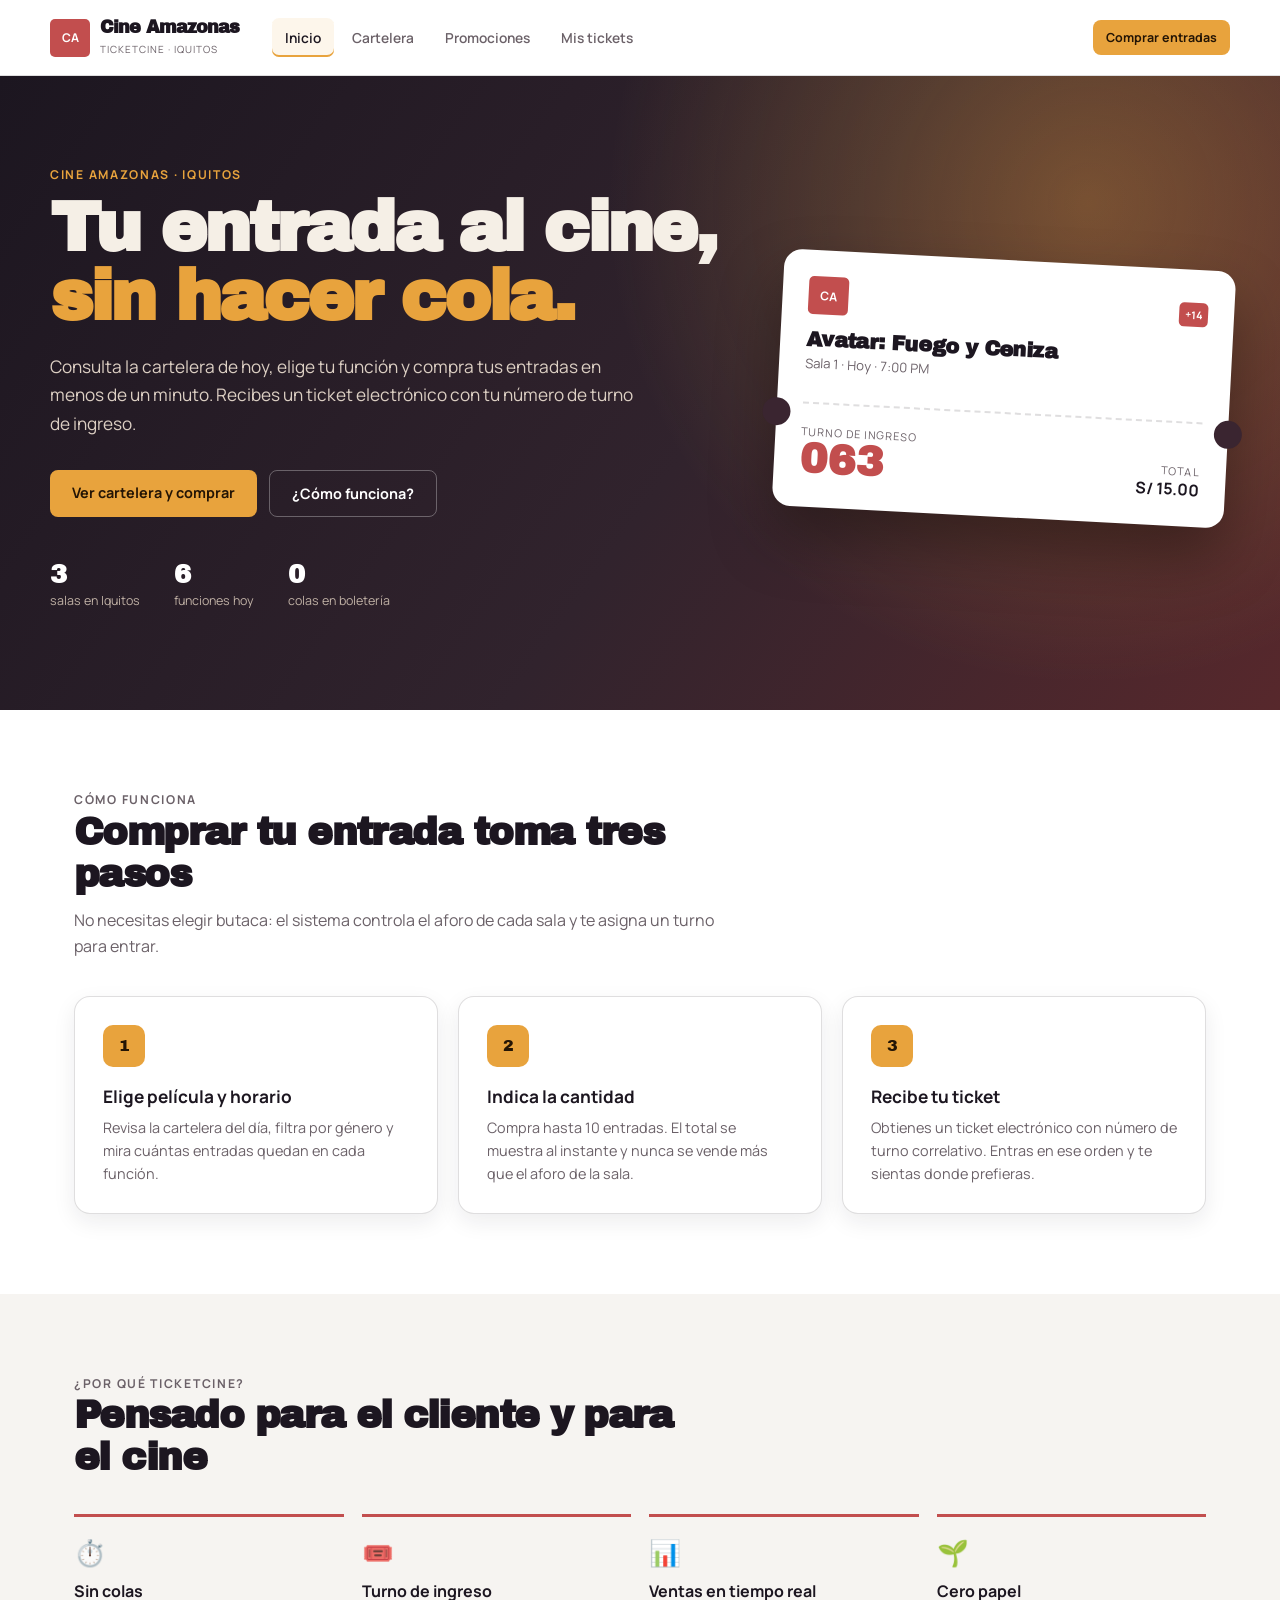
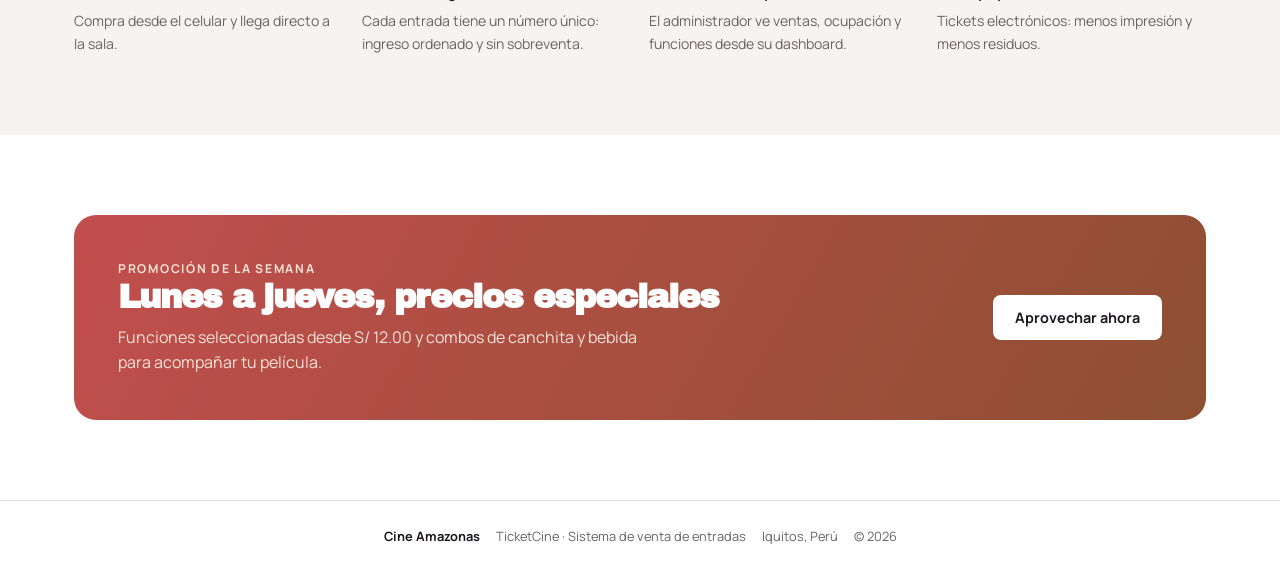
<file: mvp/index.html>
<!DOCTYPE html>
<html lang="es">
<head>
    <meta charset="UTF-8">
    <meta name="viewport" content="width=device-width, initial-scale=1.0">
    <title>TicketCine | Cine Amazonas</title>
    <meta name="description" content="Compra tus entradas de Cine Amazonas en línea, sin colas, y recibe tu ticket electrónico con número de turno.">
    <link rel="preconnect" href="https://fonts.googleapis.com">
    <link rel="preconnect" href="https://fonts.gstatic.com" crossorigin>
    <link href="https://fonts.googleapis.com/css2?family=Archivo+Black&family=Manrope:wght@400;500;600;700;800&display=swap" rel="stylesheet">
    <link rel="stylesheet" href="css/estilos.css">
</head>
<body>
<header class="site-header">
    <a class="site-brand" href="index.html" aria-label="Ir al inicio de TicketCine">
        <span class="brand-ticket">CA</span>
        <span><strong>Cine Amazonas</strong><small>TicketCine · Iquitos</small></span>
    </a>
    <nav class="main-nav" aria-label="Navegación principal"><a href="index.html" class="active" aria-current="page">Inicio</a><a href="cartelera.html">Cartelera</a><a href="index.html#promociones">Promociones</a><a href="mis-tickets.html">Mis tickets</a></nav>
    <a class="btn btn-sm header-cta" href="cartelera.html">Comprar entradas</a>
</header>
<main>
    <section class="hero">
        <div class="hero-grid">
            <div>
                <p class="eyebrow">Cine Amazonas · Iquitos</p>
                <h1>Tu entrada al cine, <span>sin hacer cola.</span></h1>
                <p class="lead">Consulta la cartelera de hoy, elige tu función y compra tus entradas en menos de un minuto. Recibes un ticket electrónico con tu número de turno de ingreso.</p>
                <div class="hero-actions">
                    <a class="btn" href="cartelera.html">Ver cartelera y comprar</a>
                    <a class="btn btn-ghost" href="#como-funciona">¿Cómo funciona?</a>
                </div>
                <div class="hero-stats">
                    <div><strong>3</strong><span>salas en Iquitos</span></div>
                    <div><strong>6</strong><span>funciones hoy</span></div>
                    <div><strong>0</strong><span>colas en boletería</span></div>
                </div>
            </div>
            <div class="ticket-mock" aria-hidden="true">
                <div class="tm-head"><span class="brand-ticket">CA</span><span class="rating">+14</span></div>
                <h3>Avatar: Fuego y Ceniza</h3>
                <p>Sala 1 · Hoy · 7:00 PM</p>
                <div class="tm-turno"><div><small>Turno de ingreso</small><strong>063</strong></div><div class="tm-total"><small>Total</small><b>S/ 15.00</b></div></div>
            </div>
        </div>
    </section>

    <section class="section" id="como-funciona">
        <div class="section-head">
            <p class="eyebrow">Cómo funciona</p>
            <h2>Comprar tu entrada toma tres pasos</h2>
            <p>No necesitas elegir butaca: el sistema controla el aforo de cada sala y te asigna un turno para entrar.</p>
        </div>
        <div class="steps">
            <article class="step"><h3>Elige película y horario</h3><p>Revisa la cartelera del día, filtra por género y mira cuántas entradas quedan en cada función.</p></article>
            <article class="step"><h3>Indica la cantidad</h3><p>Compra hasta 10 entradas. El total se muestra al instante y nunca se vende más que el aforo de la sala.</p></article>
            <article class="step"><h3>Recibe tu ticket</h3><p>Obtienes un ticket electrónico con número de turno correlativo. Entras en ese orden y te sientas donde prefieras.</p></article>
        </div>
    </section>

    <section class="section-alt">
        <div class="section">
            <div class="section-head">
                <p class="eyebrow">¿Por qué TicketCine?</p>
                <h2>Pensado para el cliente y para el cine</h2>
            </div>
            <div class="features">
                <article class="feature"><div class="ico" aria-hidden="true">⏱️</div><h3>Sin colas</h3><p>Compra desde el celular y llega directo a la sala.</p></article>
                <article class="feature"><div class="ico" aria-hidden="true">🎟️</div><h3>Turno de ingreso</h3><p>Cada entrada tiene un número único: ingreso ordenado y sin sobreventa.</p></article>
                <article class="feature"><div class="ico" aria-hidden="true">📊</div><h3>Ventas en tiempo real</h3><p>El administrador ve ventas, ocupación y funciones desde su dashboard.</p></article>
                <article class="feature"><div class="ico" aria-hidden="true">🌱</div><h3>Cero papel</h3><p>Tickets electrónicos: menos impresión y menos residuos.</p></article>
            </div>
        </div>
    </section>

    <section class="section" id="promociones">
        <div class="promo">
            <div>
                <p class="eyebrow promo-eyebrow">Promoción de la semana</p>
                <h2>Lunes a jueves, precios especiales</h2>
                <p>Funciones seleccionadas desde S/ 12.00 y combos de canchita y bebida para acompañar tu película.</p>
            </div>
            <a class="btn btn-light" href="cartelera.html">Aprovechar ahora</a>
        </div>
    </section>
</main>
<footer>
    <strong>Cine Amazonas</strong><span>TicketCine · Sistema de venta de entradas</span><span>Iquitos, Perú</span><span>© 2026</span>
</footer>
</body>
</html>
</file>
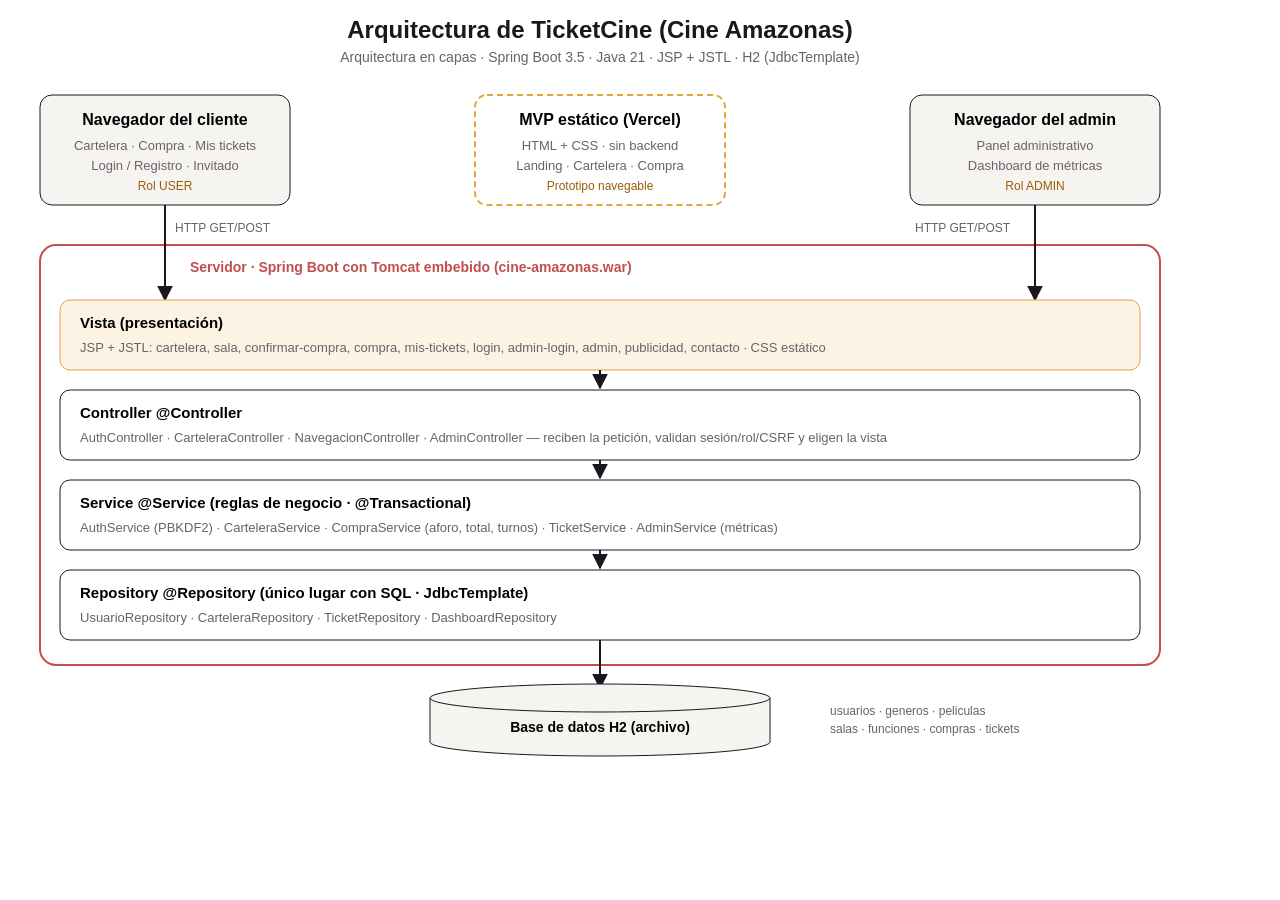
<file: docs/diagrama-arquitectura.html>
<!doctype html><html><head><meta charset="utf-8"><style>body{margin:0;background:#fff;font-family:Arial,sans-serif}</style></head><body>
<svg id="d" xmlns="http://www.w3.org/2000/svg" width="1200" height="760" viewBox="0 0 1200 760" font-family="Arial">
<defs><marker id="a" viewBox="0 0 10 10" refX="9" refY="5" markerWidth="8" markerHeight="8" orient="auto"><path d="M0 0L10 5L0 10z" fill="#1c1620"/></marker></defs>
<text x="600" y="38" text-anchor="middle" font-size="24" font-weight="700" fill="#1c1620">Arquitectura de TicketCine (Cine Amazonas)</text>
<text x="600" y="62" text-anchor="middle" font-size="14" fill="#6b6168">Arquitectura en capas · Spring Boot 3.5 · Java 21 · JSP + JSTL · H2 (JdbcTemplate)</text>
<!-- clientes -->
<rect x="40" y="95" width="250" height="110" rx="12" fill="#f6f4f1" stroke="#1c1620"/>
<text x="165" y="125" text-anchor="middle" font-size="16" font-weight="700">Navegador del cliente</text>
<text x="165" y="150" text-anchor="middle" font-size="13" fill="#6b6168">Cartelera · Compra · Mis tickets</text>
<text x="165" y="170" text-anchor="middle" font-size="13" fill="#6b6168">Login / Registro · Invitado</text>
<text x="165" y="190" text-anchor="middle" font-size="12" fill="#9a5d08">Rol USER</text>
<rect x="910" y="95" width="250" height="110" rx="12" fill="#f6f4f1" stroke="#1c1620"/>
<text x="1035" y="125" text-anchor="middle" font-size="16" font-weight="700">Navegador del admin</text>
<text x="1035" y="150" text-anchor="middle" font-size="13" fill="#6b6168">Panel administrativo</text>
<text x="1035" y="170" text-anchor="middle" font-size="13" fill="#6b6168">Dashboard de métricas</text>
<text x="1035" y="190" text-anchor="middle" font-size="12" fill="#9a5d08">Rol ADMIN</text>
<rect x="475" y="95" width="250" height="110" rx="12" fill="#fff" stroke="#e8a33d" stroke-width="2" stroke-dasharray="6 4"/>
<text x="600" y="125" text-anchor="middle" font-size="16" font-weight="700">MVP estático (Vercel)</text>
<text x="600" y="150" text-anchor="middle" font-size="13" fill="#6b6168">HTML + CSS · sin backend</text>
<text x="600" y="170" text-anchor="middle" font-size="13" fill="#6b6168">Landing · Cartelera · Compra</text>
<text x="600" y="190" text-anchor="middle" font-size="12" fill="#9a5d08">Prototipo navegable</text>
<!-- server box -->
<rect x="40" y="245" width="1120" height="420" rx="16" fill="none" stroke="#c24e4e" stroke-width="2"/>
<text x="190" y="272" font-size="14" font-weight="700" fill="#c24e4e">Servidor · Spring Boot con Tomcat embebido (cine-amazonas.war)</text>
<line x1="165" y1="205" x2="165" y2="300" stroke="#1c1620" stroke-width="2" marker-end="url(#a)"/>
<text x="175" y="232" font-size="12" fill="#6b6168">HTTP GET/POST</text>
<line x1="1035" y1="205" x2="1035" y2="300" stroke="#1c1620" stroke-width="2" marker-end="url(#a)"/>
<text x="915" y="232" font-size="12" fill="#6b6168">HTTP GET/POST</text>
<!-- vista -->
<rect x="60" y="300" width="1080" height="70" rx="10" fill="#fdf3e4" stroke="#e8a33d"/>
<text x="80" y="328" font-size="15" font-weight="700">Vista (presentación)</text>
<text x="80" y="352" font-size="13" fill="#6b6168">JSP + JSTL: cartelera, sala, confirmar-compra, compra, mis-tickets, login, admin-login, admin, publicidad, contacto · CSS estático</text>
<!-- controller -->
<rect x="60" y="390" width="1080" height="70" rx="10" fill="#fff" stroke="#1c1620"/>
<text x="80" y="418" font-size="15" font-weight="700">Controller  @Controller</text>
<text x="80" y="442" font-size="13" fill="#6b6168">AuthController · CarteleraController · NavegacionController · AdminController — reciben la petición, validan sesión/rol/CSRF y eligen la vista</text>
<!-- service -->
<rect x="60" y="480" width="1080" height="70" rx="10" fill="#fff" stroke="#1c1620"/>
<text x="80" y="508" font-size="15" font-weight="700">Service  @Service  (reglas de negocio · @Transactional)</text>
<text x="80" y="532" font-size="13" fill="#6b6168">AuthService (PBKDF2) · CarteleraService · CompraService (aforo, total, turnos) · TicketService · AdminService (métricas)</text>
<!-- repo -->
<rect x="60" y="570" width="1080" height="70" rx="10" fill="#fff" stroke="#1c1620"/>
<text x="80" y="598" font-size="15" font-weight="700">Repository  @Repository  (único lugar con SQL · JdbcTemplate)</text>
<text x="80" y="622" font-size="13" fill="#6b6168">UsuarioRepository · CarteleraRepository · TicketRepository · DashboardRepository</text>
<g stroke="#1c1620" stroke-width="2" marker-end="url(#a)"><line x1="600" y1="370" x2="600" y2="388"/><line x1="600" y1="460" x2="600" y2="478"/><line x1="600" y1="550" x2="600" y2="568"/><line x1="600" y1="640" x2="600" y2="688"/></g>
<!-- db -->
<rect x="430" y="698" width="340" height="44" fill="#f6f4f1" stroke="none"/>
<line x1="430" y1="698" x2="430" y2="742" stroke="#1c1620"/><line x1="770" y1="698" x2="770" y2="742" stroke="#1c1620"/>
<ellipse cx="600" cy="698" rx="170" ry="14" fill="#f6f4f1" stroke="#1c1620"/>
<path d="M430 742 A170 14 0 0 0 770 742" fill="#f6f4f1" stroke="#1c1620"/>
<text x="600" y="732" text-anchor="middle" font-size="14" font-weight="700">Base de datos H2 (archivo)</text>
<text x="830" y="715" font-size="12" fill="#6b6168">usuarios · generos · peliculas</text>
<text x="830" y="733" font-size="12" fill="#6b6168">salas · funciones · compras · tickets</text>
</svg></body></html>
</file>
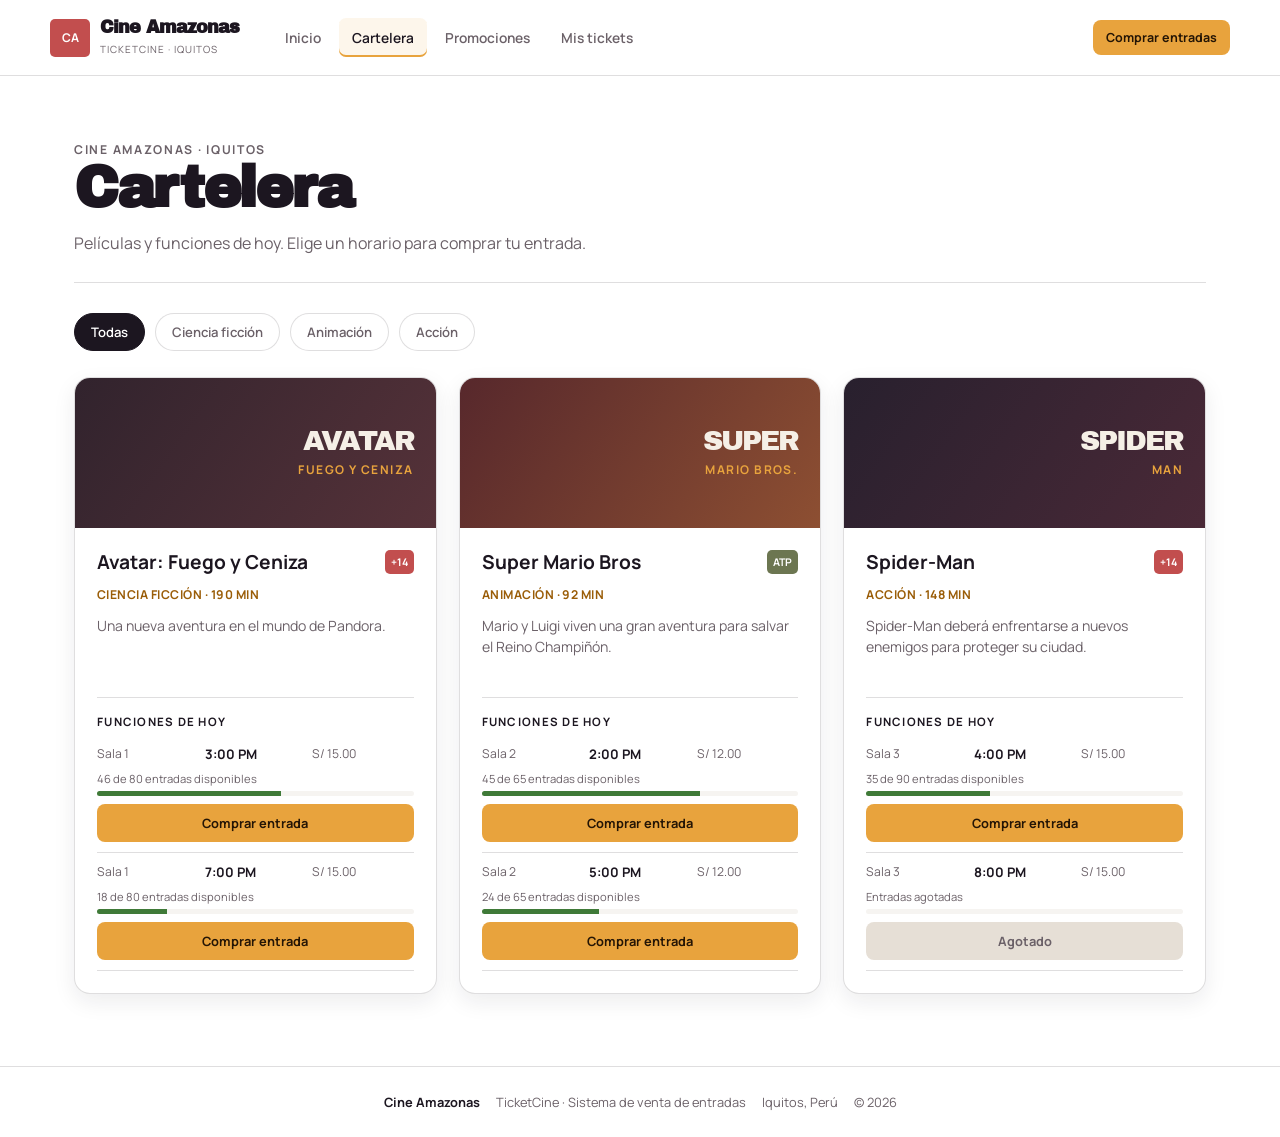
<file: mvp/cartelera.html>
<!DOCTYPE html>
<html lang="es">
<head>
    <meta charset="UTF-8">
    <meta name="viewport" content="width=device-width, initial-scale=1.0">
    <title>TicketCine | Cartelera</title>
    <meta name="description" content="Cartelera de hoy en Cine Amazonas: elige tu función y compra tu entrada.">
    <link rel="preconnect" href="https://fonts.googleapis.com">
    <link rel="preconnect" href="https://fonts.gstatic.com" crossorigin>
    <link href="https://fonts.googleapis.com/css2?family=Archivo+Black&family=Manrope:wght@400;500;600;700;800&display=swap" rel="stylesheet">
    <link rel="stylesheet" href="css/estilos.css">
</head>
<body>
<header class="site-header">
    <a class="site-brand" href="index.html" aria-label="Ir al inicio de TicketCine">
        <span class="brand-ticket">CA</span>
        <span><strong>Cine Amazonas</strong><small>TicketCine · Iquitos</small></span>
    </a>
    <nav class="main-nav" aria-label="Navegación principal"><a href="index.html">Inicio</a><a href="cartelera.html" class="active" aria-current="page">Cartelera</a><a href="index.html#promociones">Promociones</a><a href="mis-tickets.html">Mis tickets</a></nav>
    <a class="btn btn-sm header-cta" href="cartelera.html">Comprar entradas</a>
</header>
<main class="page" id="todas">
    <section class="page-head">
        <p class="eyebrow">Cine Amazonas · Iquitos</p>
        <h1>Cartelera</h1>
        <p>Películas y funciones de hoy. Elige un horario para comprar tu entrada.</p>
    </section>
    <nav class="toolbar" aria-label="Filtrar por género"><a class="chip" href="#todas" aria-current="true">Todas</a><a class="chip" href="#p-avatar">Ciencia ficción</a><a class="chip" href="#p-mario">Animación</a><a class="chip" href="#p-spider">Acción</a></nav>
    <section class="movie-grid" aria-label="Películas disponibles">
        <article class="movie-card" id="p-avatar">
            <div class="movie-poster p-avatar" aria-hidden="true"><span>AVATAR</span><small>Fuego y ceniza</small></div>
            <div class="movie-content">
                <div class="movie-heading"><h2>Avatar: Fuego y Ceniza</h2><span class="rating">+14</span></div>
                <p class="movie-meta">Ciencia ficción · 190 min</p>
                <p class="synopsis">Una nueva aventura en el mundo de Pandora.</p>
                <h3>Funciones de hoy</h3>
                <div class="showtime"><span>Sala 1</span><strong>3:00 PM</strong><span>S/ 15.00</span><span class="cupos">46 de 80 entradas disponibles<span class="cupos-bar"><i style="width:58%"></i></span></span><a class="btn" href="compra-1.html">Comprar entrada</a></div>
                <div class="showtime"><span>Sala 1</span><strong>7:00 PM</strong><span>S/ 15.00</span><span class="cupos">18 de 80 entradas disponibles<span class="cupos-bar"><i style="width:22%"></i></span></span><a class="btn" href="compra-2.html">Comprar entrada</a></div>
            </div>
        </article>
        <article class="movie-card" id="p-mario">
            <div class="movie-poster p-mario" aria-hidden="true"><span>SUPER</span><small>Mario Bros.</small></div>
            <div class="movie-content">
                <div class="movie-heading"><h2>Super Mario Bros</h2><span class="rating all">ATP</span></div>
                <p class="movie-meta">Animación · 92 min</p>
                <p class="synopsis">Mario y Luigi viven una gran aventura para salvar el Reino Champiñón.</p>
                <h3>Funciones de hoy</h3>
                <div class="showtime"><span>Sala 2</span><strong>2:00 PM</strong><span>S/ 12.00</span><span class="cupos">45 de 65 entradas disponibles<span class="cupos-bar"><i style="width:69%"></i></span></span><a class="btn" href="compra-3.html">Comprar entrada</a></div>
                <div class="showtime"><span>Sala 2</span><strong>5:00 PM</strong><span>S/ 12.00</span><span class="cupos">24 de 65 entradas disponibles<span class="cupos-bar"><i style="width:37%"></i></span></span><a class="btn" href="compra-4.html">Comprar entrada</a></div>
            </div>
        </article>
        <article class="movie-card" id="p-spider">
            <div class="movie-poster p-spider" aria-hidden="true"><span>SPIDER</span><small>Man</small></div>
            <div class="movie-content">
                <div class="movie-heading"><h2>Spider-Man</h2><span class="rating">+14</span></div>
                <p class="movie-meta">Acción · 148 min</p>
                <p class="synopsis">Spider-Man deberá enfrentarse a nuevos enemigos para proteger su ciudad.</p>
                <h3>Funciones de hoy</h3>
                <div class="showtime"><span>Sala 3</span><strong>4:00 PM</strong><span>S/ 15.00</span><span class="cupos">35 de 90 entradas disponibles<span class="cupos-bar"><i style="width:39%"></i></span></span><a class="btn" href="compra-5.html">Comprar entrada</a></div>
                <div class="showtime"><span>Sala 3</span><strong>8:00 PM</strong><span>S/ 15.00</span><span class="cupos agotado">Entradas agotadas<span class="cupos-bar"><i style="width:0%"></i></span></span><span class="btn" aria-disabled="true">Agotado</span></div>
            </div>
        </article>
    </section>
</main>
<footer>
    <strong>Cine Amazonas</strong><span>TicketCine · Sistema de venta de entradas</span><span>Iquitos, Perú</span><span>© 2026</span>
</footer>
</body>
</html>
</file>
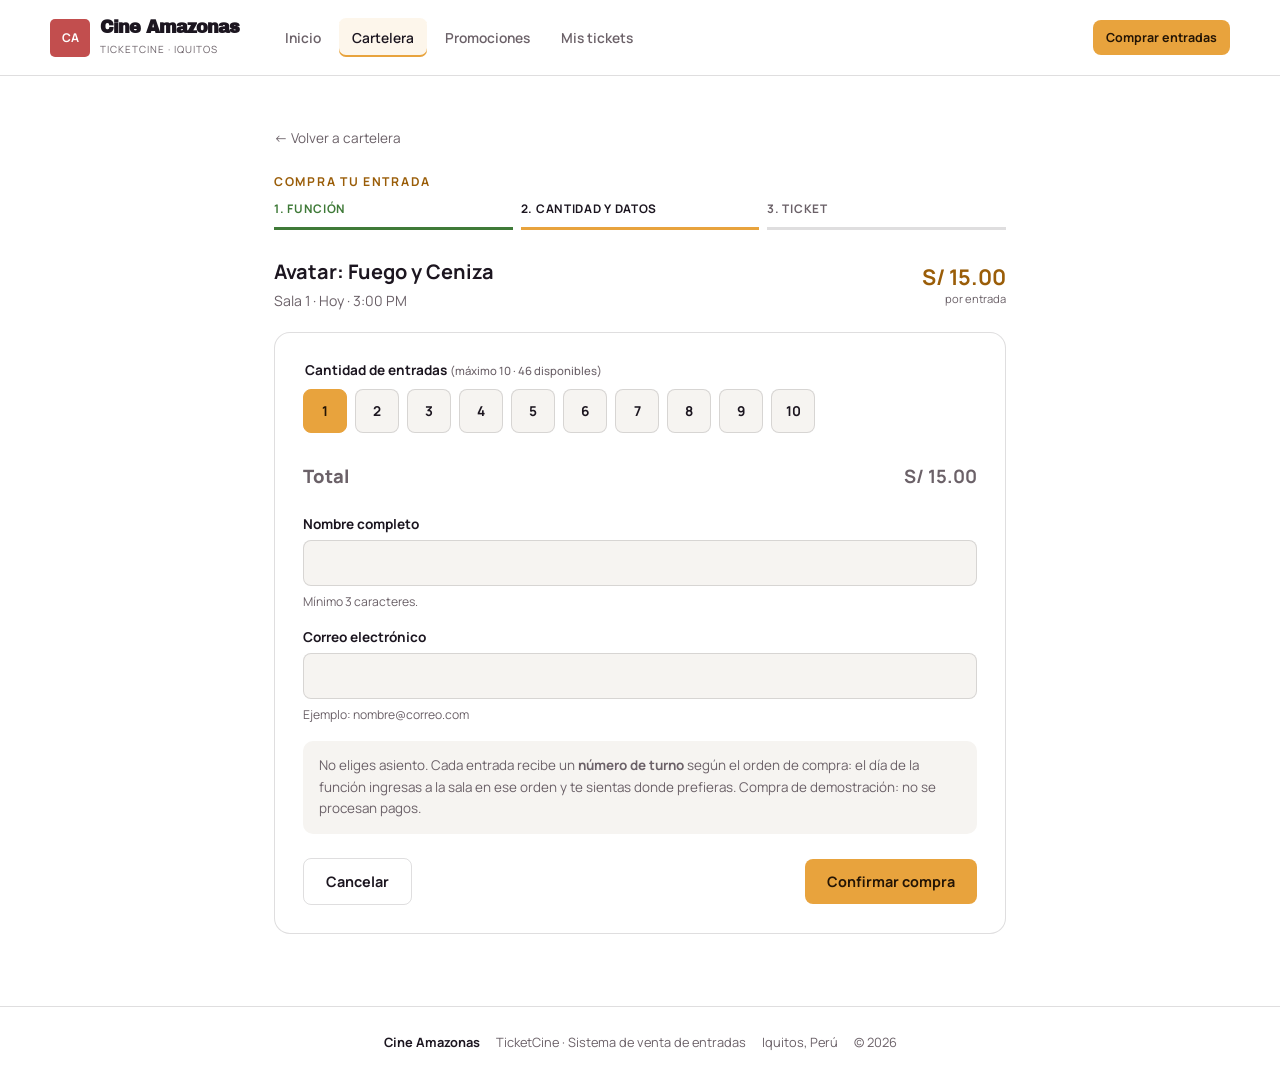
<file: mvp/compra-1.html>
<!DOCTYPE html>
<html lang="es">
<head>
    <meta charset="UTF-8">
    <meta name="viewport" content="width=device-width, initial-scale=1.0">
    <title>TicketCine | Comprar · Avatar: Fuego y Ceniza</title>
    <meta name="description" content="Compra tus entradas y recibe tu número de turno de ingreso.">
    <link rel="preconnect" href="https://fonts.googleapis.com">
    <link rel="preconnect" href="https://fonts.gstatic.com" crossorigin>
    <link href="https://fonts.googleapis.com/css2?family=Archivo+Black&family=Manrope:wght@400;500;600;700;800&display=swap" rel="stylesheet">
    <link rel="stylesheet" href="css/estilos.css">
</head>
<body>
<header class="site-header">
    <a class="site-brand" href="index.html" aria-label="Ir al inicio de TicketCine">
        <span class="brand-ticket">CA</span>
        <span><strong>Cine Amazonas</strong><small>TicketCine · Iquitos</small></span>
    </a>
    <nav class="main-nav" aria-label="Navegación principal"><a href="index.html">Inicio</a><a href="cartelera.html" class="active" aria-current="page">Cartelera</a><a href="index.html#promociones">Promociones</a><a href="mis-tickets.html">Mis tickets</a></nav>
    <a class="btn btn-sm header-cta" href="cartelera.html">Comprar entradas</a>
</header>
<main class="page page-narrow">
    <a class="back-link" href="cartelera.html">← Volver a cartelera</a>
    <p class="eyebrow">Compra tu entrada</p>
    <ol class="stepper"><li class="done">1. Función</li><li class="current">2. Cantidad y datos</li><li>3. Ticket</li></ol>
    <div class="function-summary">
        <div><h2>Avatar: Fuego y Ceniza</h2><p>Sala 1 · Hoy · 3:00 PM</p></div>
        <div class="price-tag">S/ 15.00<small>por entrada</small></div>
    </div>
    <form class="panel compra-form" action="mis-tickets.html" method="get">
        <fieldset class="field qty-radios">
            <legend>Cantidad de entradas <small>(máximo 10 · 46 disponibles)</small></legend>
            <div class="qty-options"><input type="radio" name="cantidad" id="c1" value="1" checked><label for="c1">1</label><input type="radio" name="cantidad" id="c2" value="2"><label for="c2">2</label><input type="radio" name="cantidad" id="c3" value="3"><label for="c3">3</label><input type="radio" name="cantidad" id="c4" value="4"><label for="c4">4</label><input type="radio" name="cantidad" id="c5" value="5"><label for="c5">5</label><input type="radio" name="cantidad" id="c6" value="6"><label for="c6">6</label><input type="radio" name="cantidad" id="c7" value="7"><label for="c7">7</label><input type="radio" name="cantidad" id="c8" value="8"><label for="c8">8</label><input type="radio" name="cantidad" id="c9" value="9"><label for="c9">9</label><input type="radio" name="cantidad" id="c10" value="10"><label for="c10">10</label></div>
        </fieldset>
        <div class="summary-row total"><span>Total</span><span class="totales"><strong class="t t1">S/ 15.00</strong><strong class="t t2">S/ 30.00</strong><strong class="t t3">S/ 45.00</strong><strong class="t t4">S/ 60.00</strong><strong class="t t5">S/ 75.00</strong><strong class="t t6">S/ 90.00</strong><strong class="t t7">S/ 105.00</strong><strong class="t t8">S/ 120.00</strong><strong class="t t9">S/ 135.00</strong><strong class="t t10">S/ 150.00</strong></span></div>
        <div class="field"><label for="nombre">Nombre completo</label><input id="nombre" name="nombre" required minlength="3" autocomplete="name"><small class="hint">Mínimo 3 caracteres.</small></div>
        <div class="field"><label for="correo">Correo electrónico</label><input id="correo" name="correo" type="email" required autocomplete="email"><small class="hint">Ejemplo: nombre@correo.com</small></div>
        <p class="note">No eliges asiento. Cada entrada recibe un <strong>número de turno</strong> según el orden de compra: el día de la función ingresas a la sala en ese orden y te sientas donde prefieras. Compra de demostración: no se procesan pagos.</p>
        <div class="actions"><a class="btn btn-ghost" href="cartelera.html">Cancelar</a><button class="btn" type="submit">Confirmar compra</button></div>
    </form>
</main>
<footer>
    <strong>Cine Amazonas</strong><span>TicketCine · Sistema de venta de entradas</span><span>Iquitos, Perú</span><span>© 2026</span>
</footer>
</body>
</html>
</file>
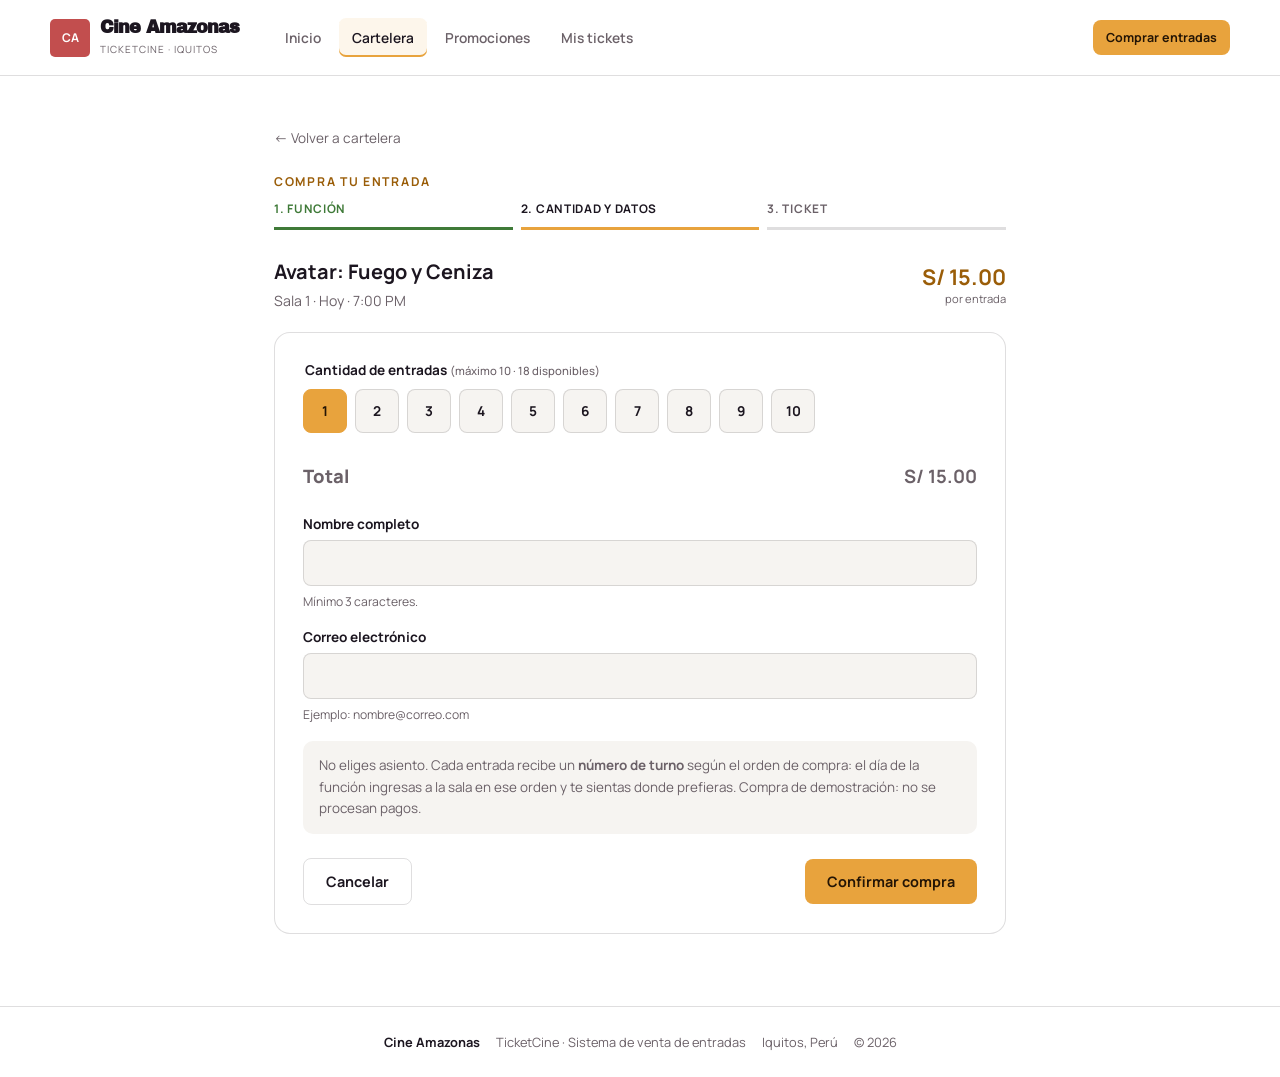
<file: mvp/compra-2.html>
<!DOCTYPE html>
<html lang="es">
<head>
    <meta charset="UTF-8">
    <meta name="viewport" content="width=device-width, initial-scale=1.0">
    <title>TicketCine | Comprar · Avatar: Fuego y Ceniza</title>
    <meta name="description" content="Compra tus entradas y recibe tu número de turno de ingreso.">
    <link rel="preconnect" href="https://fonts.googleapis.com">
    <link rel="preconnect" href="https://fonts.gstatic.com" crossorigin>
    <link href="https://fonts.googleapis.com/css2?family=Archivo+Black&family=Manrope:wght@400;500;600;700;800&display=swap" rel="stylesheet">
    <link rel="stylesheet" href="css/estilos.css">
</head>
<body>
<header class="site-header">
    <a class="site-brand" href="index.html" aria-label="Ir al inicio de TicketCine">
        <span class="brand-ticket">CA</span>
        <span><strong>Cine Amazonas</strong><small>TicketCine · Iquitos</small></span>
    </a>
    <nav class="main-nav" aria-label="Navegación principal"><a href="index.html">Inicio</a><a href="cartelera.html" class="active" aria-current="page">Cartelera</a><a href="index.html#promociones">Promociones</a><a href="mis-tickets.html">Mis tickets</a></nav>
    <a class="btn btn-sm header-cta" href="cartelera.html">Comprar entradas</a>
</header>
<main class="page page-narrow">
    <a class="back-link" href="cartelera.html">← Volver a cartelera</a>
    <p class="eyebrow">Compra tu entrada</p>
    <ol class="stepper"><li class="done">1. Función</li><li class="current">2. Cantidad y datos</li><li>3. Ticket</li></ol>
    <div class="function-summary">
        <div><h2>Avatar: Fuego y Ceniza</h2><p>Sala 1 · Hoy · 7:00 PM</p></div>
        <div class="price-tag">S/ 15.00<small>por entrada</small></div>
    </div>
    <form class="panel compra-form" action="mis-tickets.html" method="get">
        <fieldset class="field qty-radios">
            <legend>Cantidad de entradas <small>(máximo 10 · 18 disponibles)</small></legend>
            <div class="qty-options"><input type="radio" name="cantidad" id="c1" value="1" checked><label for="c1">1</label><input type="radio" name="cantidad" id="c2" value="2"><label for="c2">2</label><input type="radio" name="cantidad" id="c3" value="3"><label for="c3">3</label><input type="radio" name="cantidad" id="c4" value="4"><label for="c4">4</label><input type="radio" name="cantidad" id="c5" value="5"><label for="c5">5</label><input type="radio" name="cantidad" id="c6" value="6"><label for="c6">6</label><input type="radio" name="cantidad" id="c7" value="7"><label for="c7">7</label><input type="radio" name="cantidad" id="c8" value="8"><label for="c8">8</label><input type="radio" name="cantidad" id="c9" value="9"><label for="c9">9</label><input type="radio" name="cantidad" id="c10" value="10"><label for="c10">10</label></div>
        </fieldset>
        <div class="summary-row total"><span>Total</span><span class="totales"><strong class="t t1">S/ 15.00</strong><strong class="t t2">S/ 30.00</strong><strong class="t t3">S/ 45.00</strong><strong class="t t4">S/ 60.00</strong><strong class="t t5">S/ 75.00</strong><strong class="t t6">S/ 90.00</strong><strong class="t t7">S/ 105.00</strong><strong class="t t8">S/ 120.00</strong><strong class="t t9">S/ 135.00</strong><strong class="t t10">S/ 150.00</strong></span></div>
        <div class="field"><label for="nombre">Nombre completo</label><input id="nombre" name="nombre" required minlength="3" autocomplete="name"><small class="hint">Mínimo 3 caracteres.</small></div>
        <div class="field"><label for="correo">Correo electrónico</label><input id="correo" name="correo" type="email" required autocomplete="email"><small class="hint">Ejemplo: nombre@correo.com</small></div>
        <p class="note">No eliges asiento. Cada entrada recibe un <strong>número de turno</strong> según el orden de compra: el día de la función ingresas a la sala en ese orden y te sientas donde prefieras. Compra de demostración: no se procesan pagos.</p>
        <div class="actions"><a class="btn btn-ghost" href="cartelera.html">Cancelar</a><button class="btn" type="submit">Confirmar compra</button></div>
    </form>
</main>
<footer>
    <strong>Cine Amazonas</strong><span>TicketCine · Sistema de venta de entradas</span><span>Iquitos, Perú</span><span>© 2026</span>
</footer>
</body>
</html>
</file>
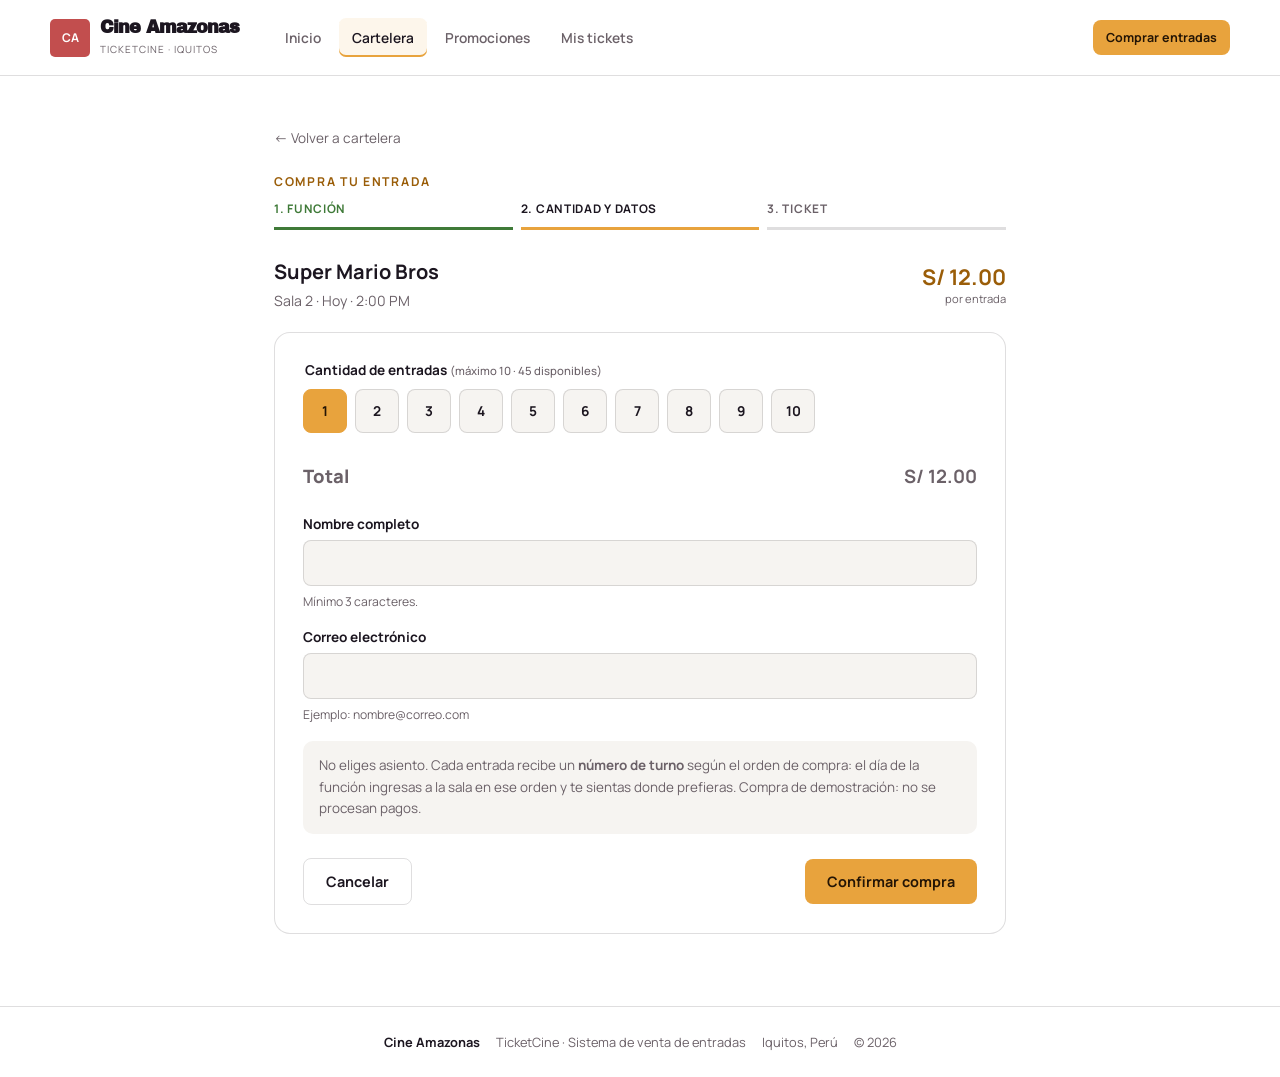
<file: mvp/compra-3.html>
<!DOCTYPE html>
<html lang="es">
<head>
    <meta charset="UTF-8">
    <meta name="viewport" content="width=device-width, initial-scale=1.0">
    <title>TicketCine | Comprar · Super Mario Bros</title>
    <meta name="description" content="Compra tus entradas y recibe tu número de turno de ingreso.">
    <link rel="preconnect" href="https://fonts.googleapis.com">
    <link rel="preconnect" href="https://fonts.gstatic.com" crossorigin>
    <link href="https://fonts.googleapis.com/css2?family=Archivo+Black&family=Manrope:wght@400;500;600;700;800&display=swap" rel="stylesheet">
    <link rel="stylesheet" href="css/estilos.css">
</head>
<body>
<header class="site-header">
    <a class="site-brand" href="index.html" aria-label="Ir al inicio de TicketCine">
        <span class="brand-ticket">CA</span>
        <span><strong>Cine Amazonas</strong><small>TicketCine · Iquitos</small></span>
    </a>
    <nav class="main-nav" aria-label="Navegación principal"><a href="index.html">Inicio</a><a href="cartelera.html" class="active" aria-current="page">Cartelera</a><a href="index.html#promociones">Promociones</a><a href="mis-tickets.html">Mis tickets</a></nav>
    <a class="btn btn-sm header-cta" href="cartelera.html">Comprar entradas</a>
</header>
<main class="page page-narrow">
    <a class="back-link" href="cartelera.html">← Volver a cartelera</a>
    <p class="eyebrow">Compra tu entrada</p>
    <ol class="stepper"><li class="done">1. Función</li><li class="current">2. Cantidad y datos</li><li>3. Ticket</li></ol>
    <div class="function-summary">
        <div><h2>Super Mario Bros</h2><p>Sala 2 · Hoy · 2:00 PM</p></div>
        <div class="price-tag">S/ 12.00<small>por entrada</small></div>
    </div>
    <form class="panel compra-form" action="mis-tickets.html" method="get">
        <fieldset class="field qty-radios">
            <legend>Cantidad de entradas <small>(máximo 10 · 45 disponibles)</small></legend>
            <div class="qty-options"><input type="radio" name="cantidad" id="c1" value="1" checked><label for="c1">1</label><input type="radio" name="cantidad" id="c2" value="2"><label for="c2">2</label><input type="radio" name="cantidad" id="c3" value="3"><label for="c3">3</label><input type="radio" name="cantidad" id="c4" value="4"><label for="c4">4</label><input type="radio" name="cantidad" id="c5" value="5"><label for="c5">5</label><input type="radio" name="cantidad" id="c6" value="6"><label for="c6">6</label><input type="radio" name="cantidad" id="c7" value="7"><label for="c7">7</label><input type="radio" name="cantidad" id="c8" value="8"><label for="c8">8</label><input type="radio" name="cantidad" id="c9" value="9"><label for="c9">9</label><input type="radio" name="cantidad" id="c10" value="10"><label for="c10">10</label></div>
        </fieldset>
        <div class="summary-row total"><span>Total</span><span class="totales"><strong class="t t1">S/ 12.00</strong><strong class="t t2">S/ 24.00</strong><strong class="t t3">S/ 36.00</strong><strong class="t t4">S/ 48.00</strong><strong class="t t5">S/ 60.00</strong><strong class="t t6">S/ 72.00</strong><strong class="t t7">S/ 84.00</strong><strong class="t t8">S/ 96.00</strong><strong class="t t9">S/ 108.00</strong><strong class="t t10">S/ 120.00</strong></span></div>
        <div class="field"><label for="nombre">Nombre completo</label><input id="nombre" name="nombre" required minlength="3" autocomplete="name"><small class="hint">Mínimo 3 caracteres.</small></div>
        <div class="field"><label for="correo">Correo electrónico</label><input id="correo" name="correo" type="email" required autocomplete="email"><small class="hint">Ejemplo: nombre@correo.com</small></div>
        <p class="note">No eliges asiento. Cada entrada recibe un <strong>número de turno</strong> según el orden de compra: el día de la función ingresas a la sala en ese orden y te sientas donde prefieras. Compra de demostración: no se procesan pagos.</p>
        <div class="actions"><a class="btn btn-ghost" href="cartelera.html">Cancelar</a><button class="btn" type="submit">Confirmar compra</button></div>
    </form>
</main>
<footer>
    <strong>Cine Amazonas</strong><span>TicketCine · Sistema de venta de entradas</span><span>Iquitos, Perú</span><span>© 2026</span>
</footer>
</body>
</html>
</file>
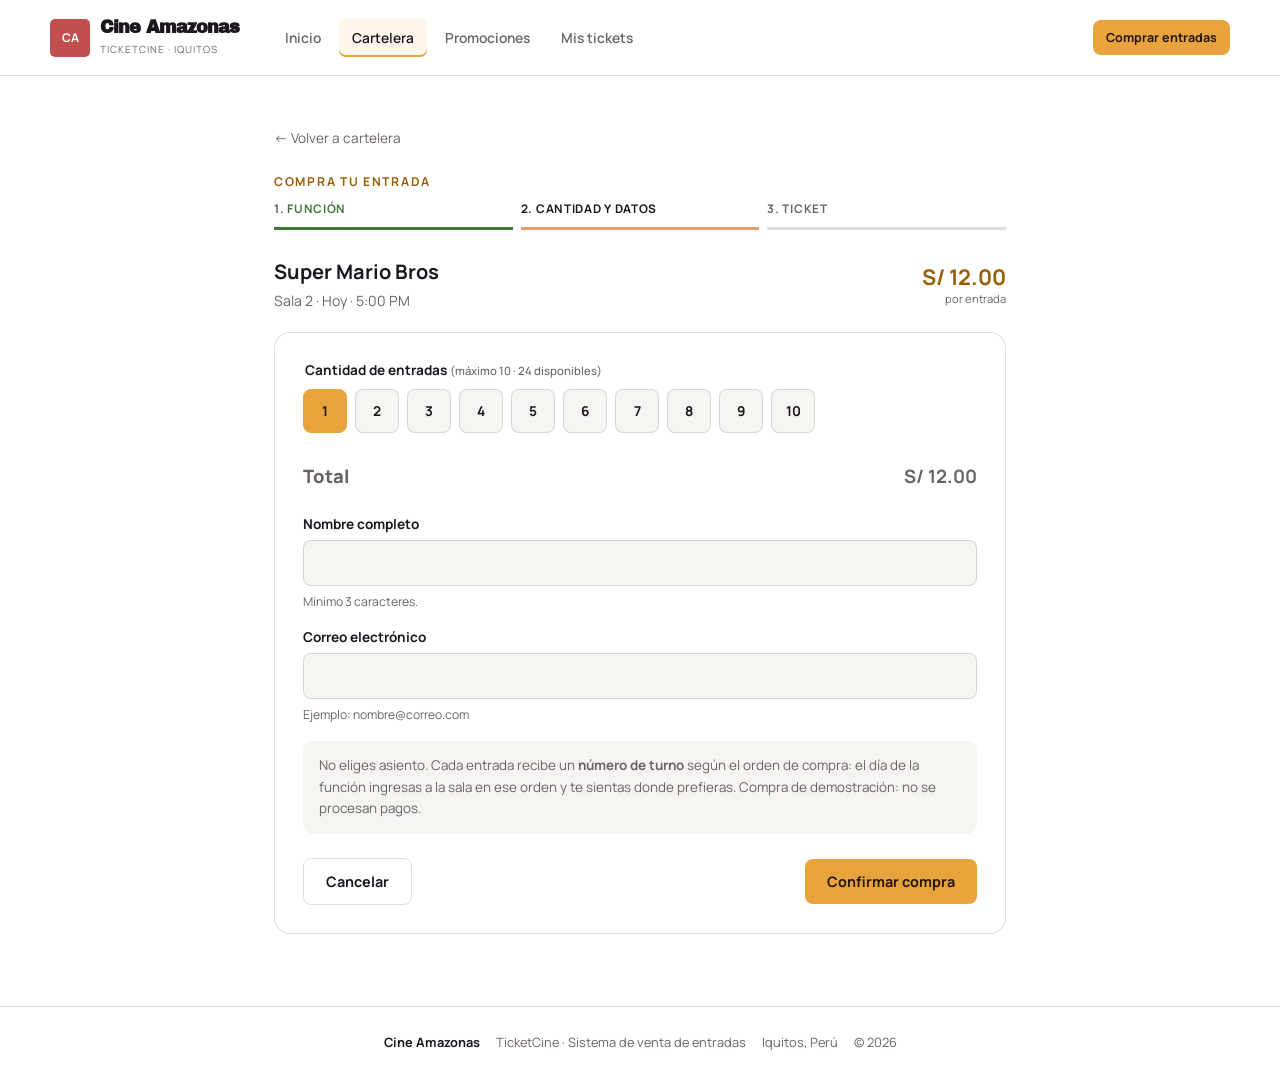
<file: mvp/compra-4.html>
<!DOCTYPE html>
<html lang="es">
<head>
    <meta charset="UTF-8">
    <meta name="viewport" content="width=device-width, initial-scale=1.0">
    <title>TicketCine | Comprar · Super Mario Bros</title>
    <meta name="description" content="Compra tus entradas y recibe tu número de turno de ingreso.">
    <link rel="preconnect" href="https://fonts.googleapis.com">
    <link rel="preconnect" href="https://fonts.gstatic.com" crossorigin>
    <link href="https://fonts.googleapis.com/css2?family=Archivo+Black&family=Manrope:wght@400;500;600;700;800&display=swap" rel="stylesheet">
    <link rel="stylesheet" href="css/estilos.css">
</head>
<body>
<header class="site-header">
    <a class="site-brand" href="index.html" aria-label="Ir al inicio de TicketCine">
        <span class="brand-ticket">CA</span>
        <span><strong>Cine Amazonas</strong><small>TicketCine · Iquitos</small></span>
    </a>
    <nav class="main-nav" aria-label="Navegación principal"><a href="index.html">Inicio</a><a href="cartelera.html" class="active" aria-current="page">Cartelera</a><a href="index.html#promociones">Promociones</a><a href="mis-tickets.html">Mis tickets</a></nav>
    <a class="btn btn-sm header-cta" href="cartelera.html">Comprar entradas</a>
</header>
<main class="page page-narrow">
    <a class="back-link" href="cartelera.html">← Volver a cartelera</a>
    <p class="eyebrow">Compra tu entrada</p>
    <ol class="stepper"><li class="done">1. Función</li><li class="current">2. Cantidad y datos</li><li>3. Ticket</li></ol>
    <div class="function-summary">
        <div><h2>Super Mario Bros</h2><p>Sala 2 · Hoy · 5:00 PM</p></div>
        <div class="price-tag">S/ 12.00<small>por entrada</small></div>
    </div>
    <form class="panel compra-form" action="mis-tickets.html" method="get">
        <fieldset class="field qty-radios">
            <legend>Cantidad de entradas <small>(máximo 10 · 24 disponibles)</small></legend>
            <div class="qty-options"><input type="radio" name="cantidad" id="c1" value="1" checked><label for="c1">1</label><input type="radio" name="cantidad" id="c2" value="2"><label for="c2">2</label><input type="radio" name="cantidad" id="c3" value="3"><label for="c3">3</label><input type="radio" name="cantidad" id="c4" value="4"><label for="c4">4</label><input type="radio" name="cantidad" id="c5" value="5"><label for="c5">5</label><input type="radio" name="cantidad" id="c6" value="6"><label for="c6">6</label><input type="radio" name="cantidad" id="c7" value="7"><label for="c7">7</label><input type="radio" name="cantidad" id="c8" value="8"><label for="c8">8</label><input type="radio" name="cantidad" id="c9" value="9"><label for="c9">9</label><input type="radio" name="cantidad" id="c10" value="10"><label for="c10">10</label></div>
        </fieldset>
        <div class="summary-row total"><span>Total</span><span class="totales"><strong class="t t1">S/ 12.00</strong><strong class="t t2">S/ 24.00</strong><strong class="t t3">S/ 36.00</strong><strong class="t t4">S/ 48.00</strong><strong class="t t5">S/ 60.00</strong><strong class="t t6">S/ 72.00</strong><strong class="t t7">S/ 84.00</strong><strong class="t t8">S/ 96.00</strong><strong class="t t9">S/ 108.00</strong><strong class="t t10">S/ 120.00</strong></span></div>
        <div class="field"><label for="nombre">Nombre completo</label><input id="nombre" name="nombre" required minlength="3" autocomplete="name"><small class="hint">Mínimo 3 caracteres.</small></div>
        <div class="field"><label for="correo">Correo electrónico</label><input id="correo" name="correo" type="email" required autocomplete="email"><small class="hint">Ejemplo: nombre@correo.com</small></div>
        <p class="note">No eliges asiento. Cada entrada recibe un <strong>número de turno</strong> según el orden de compra: el día de la función ingresas a la sala en ese orden y te sientas donde prefieras. Compra de demostración: no se procesan pagos.</p>
        <div class="actions"><a class="btn btn-ghost" href="cartelera.html">Cancelar</a><button class="btn" type="submit">Confirmar compra</button></div>
    </form>
</main>
<footer>
    <strong>Cine Amazonas</strong><span>TicketCine · Sistema de venta de entradas</span><span>Iquitos, Perú</span><span>© 2026</span>
</footer>
</body>
</html>
</file>
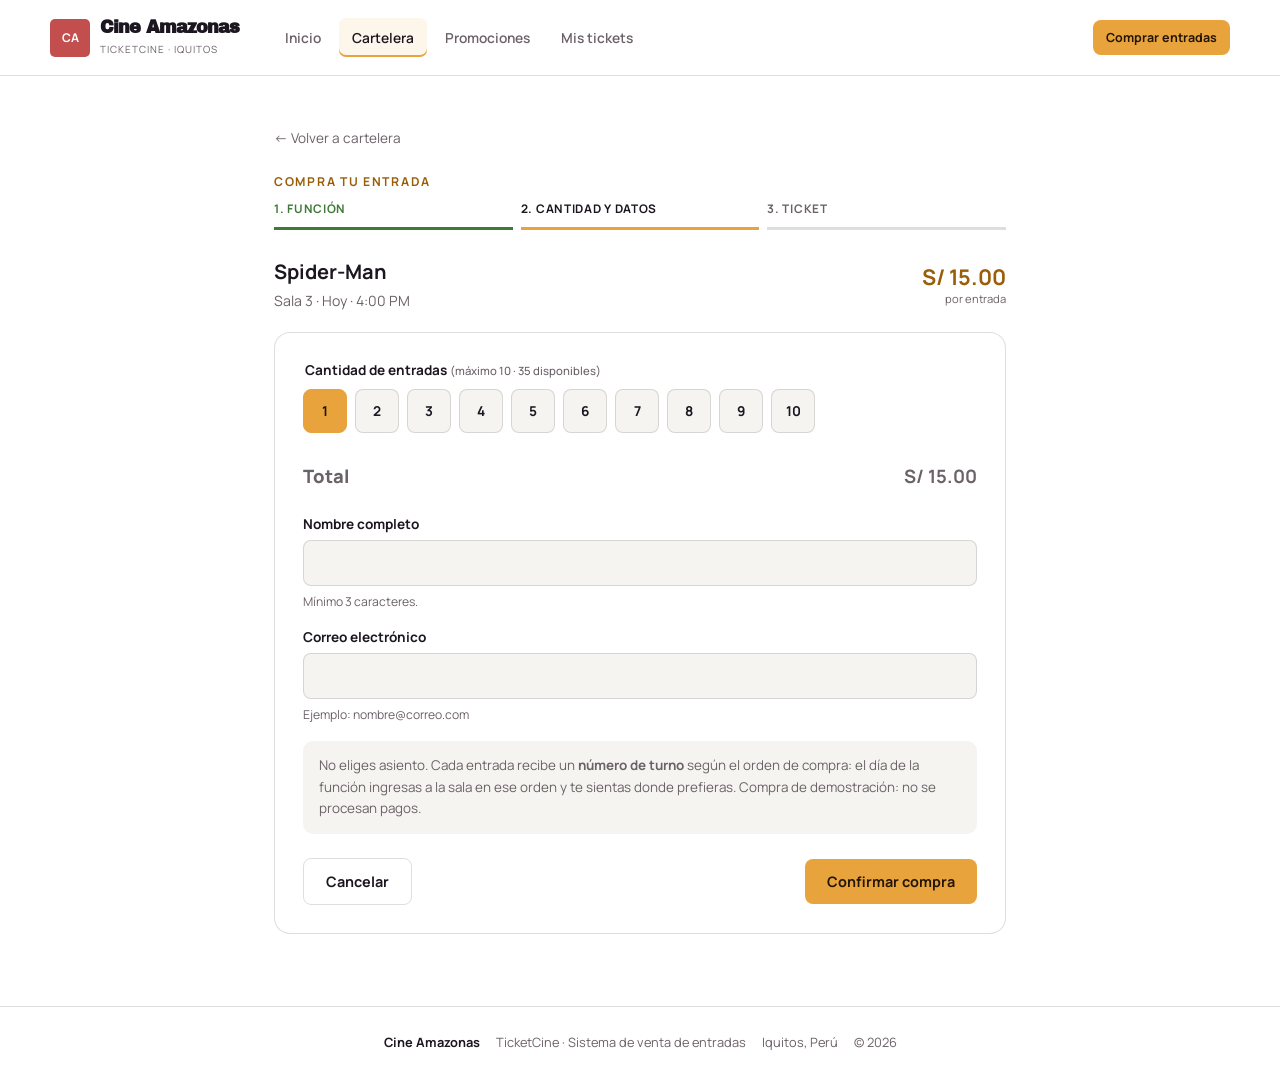
<file: mvp/compra-5.html>
<!DOCTYPE html>
<html lang="es">
<head>
    <meta charset="UTF-8">
    <meta name="viewport" content="width=device-width, initial-scale=1.0">
    <title>TicketCine | Comprar · Spider-Man</title>
    <meta name="description" content="Compra tus entradas y recibe tu número de turno de ingreso.">
    <link rel="preconnect" href="https://fonts.googleapis.com">
    <link rel="preconnect" href="https://fonts.gstatic.com" crossorigin>
    <link href="https://fonts.googleapis.com/css2?family=Archivo+Black&family=Manrope:wght@400;500;600;700;800&display=swap" rel="stylesheet">
    <link rel="stylesheet" href="css/estilos.css">
</head>
<body>
<header class="site-header">
    <a class="site-brand" href="index.html" aria-label="Ir al inicio de TicketCine">
        <span class="brand-ticket">CA</span>
        <span><strong>Cine Amazonas</strong><small>TicketCine · Iquitos</small></span>
    </a>
    <nav class="main-nav" aria-label="Navegación principal"><a href="index.html">Inicio</a><a href="cartelera.html" class="active" aria-current="page">Cartelera</a><a href="index.html#promociones">Promociones</a><a href="mis-tickets.html">Mis tickets</a></nav>
    <a class="btn btn-sm header-cta" href="cartelera.html">Comprar entradas</a>
</header>
<main class="page page-narrow">
    <a class="back-link" href="cartelera.html">← Volver a cartelera</a>
    <p class="eyebrow">Compra tu entrada</p>
    <ol class="stepper"><li class="done">1. Función</li><li class="current">2. Cantidad y datos</li><li>3. Ticket</li></ol>
    <div class="function-summary">
        <div><h2>Spider-Man</h2><p>Sala 3 · Hoy · 4:00 PM</p></div>
        <div class="price-tag">S/ 15.00<small>por entrada</small></div>
    </div>
    <form class="panel compra-form" action="mis-tickets.html" method="get">
        <fieldset class="field qty-radios">
            <legend>Cantidad de entradas <small>(máximo 10 · 35 disponibles)</small></legend>
            <div class="qty-options"><input type="radio" name="cantidad" id="c1" value="1" checked><label for="c1">1</label><input type="radio" name="cantidad" id="c2" value="2"><label for="c2">2</label><input type="radio" name="cantidad" id="c3" value="3"><label for="c3">3</label><input type="radio" name="cantidad" id="c4" value="4"><label for="c4">4</label><input type="radio" name="cantidad" id="c5" value="5"><label for="c5">5</label><input type="radio" name="cantidad" id="c6" value="6"><label for="c6">6</label><input type="radio" name="cantidad" id="c7" value="7"><label for="c7">7</label><input type="radio" name="cantidad" id="c8" value="8"><label for="c8">8</label><input type="radio" name="cantidad" id="c9" value="9"><label for="c9">9</label><input type="radio" name="cantidad" id="c10" value="10"><label for="c10">10</label></div>
        </fieldset>
        <div class="summary-row total"><span>Total</span><span class="totales"><strong class="t t1">S/ 15.00</strong><strong class="t t2">S/ 30.00</strong><strong class="t t3">S/ 45.00</strong><strong class="t t4">S/ 60.00</strong><strong class="t t5">S/ 75.00</strong><strong class="t t6">S/ 90.00</strong><strong class="t t7">S/ 105.00</strong><strong class="t t8">S/ 120.00</strong><strong class="t t9">S/ 135.00</strong><strong class="t t10">S/ 150.00</strong></span></div>
        <div class="field"><label for="nombre">Nombre completo</label><input id="nombre" name="nombre" required minlength="3" autocomplete="name"><small class="hint">Mínimo 3 caracteres.</small></div>
        <div class="field"><label for="correo">Correo electrónico</label><input id="correo" name="correo" type="email" required autocomplete="email"><small class="hint">Ejemplo: nombre@correo.com</small></div>
        <p class="note">No eliges asiento. Cada entrada recibe un <strong>número de turno</strong> según el orden de compra: el día de la función ingresas a la sala en ese orden y te sientas donde prefieras. Compra de demostración: no se procesan pagos.</p>
        <div class="actions"><a class="btn btn-ghost" href="cartelera.html">Cancelar</a><button class="btn" type="submit">Confirmar compra</button></div>
    </form>
</main>
<footer>
    <strong>Cine Amazonas</strong><span>TicketCine · Sistema de venta de entradas</span><span>Iquitos, Perú</span><span>© 2026</span>
</footer>
</body>
</html>
</file>
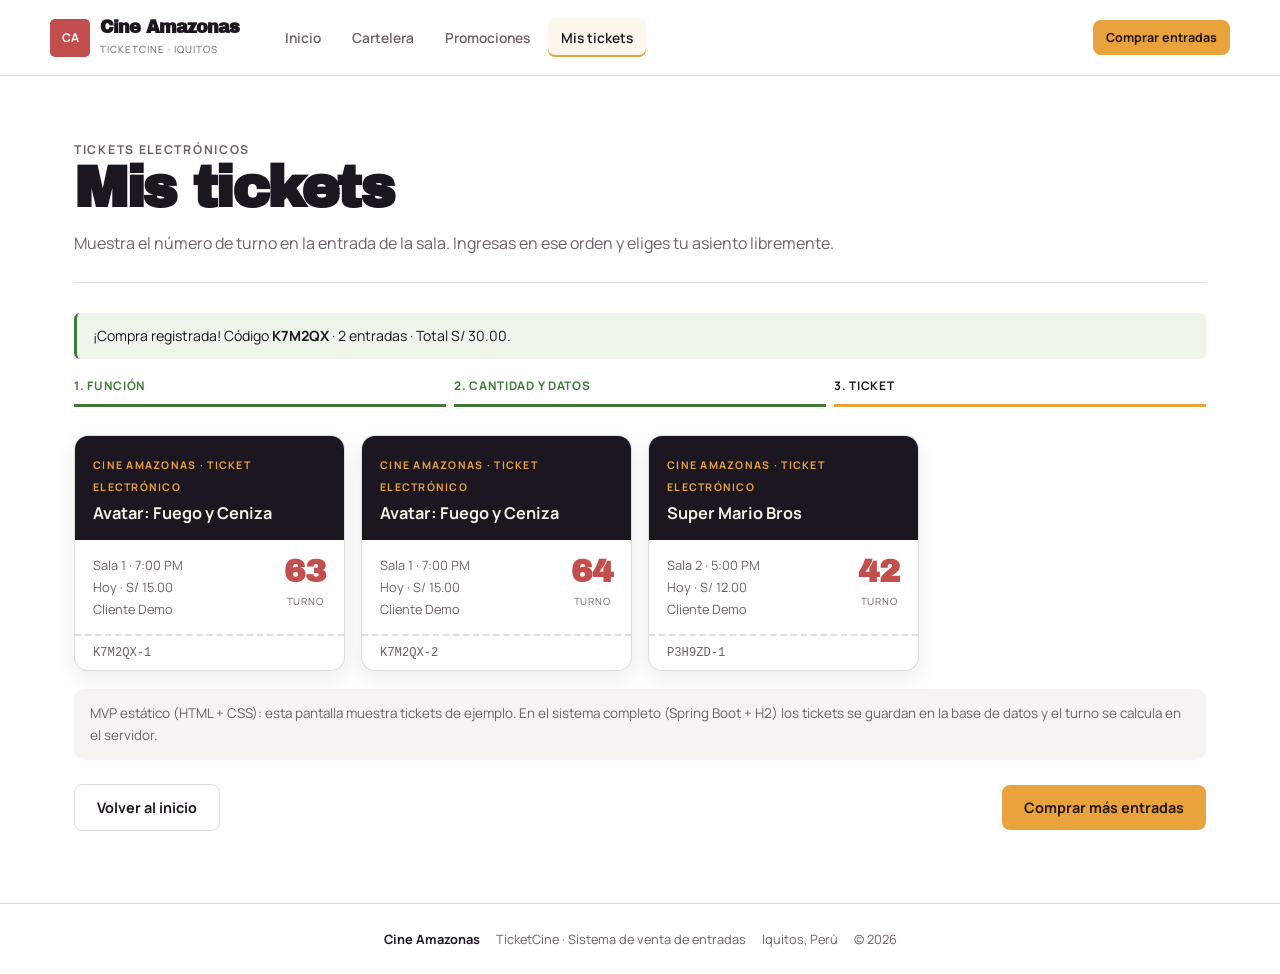
<file: mvp/mis-tickets.html>
<!DOCTYPE html>
<html lang="es">
<head>
    <meta charset="UTF-8">
    <meta name="viewport" content="width=device-width, initial-scale=1.0">
    <title>TicketCine | Mis tickets</title>
    <meta name="description" content="Tus tickets electrónicos con número de turno de ingreso.">
    <link rel="preconnect" href="https://fonts.googleapis.com">
    <link rel="preconnect" href="https://fonts.gstatic.com" crossorigin>
    <link href="https://fonts.googleapis.com/css2?family=Archivo+Black&family=Manrope:wght@400;500;600;700;800&display=swap" rel="stylesheet">
    <link rel="stylesheet" href="css/estilos.css">
</head>
<body>
<header class="site-header">
    <a class="site-brand" href="index.html" aria-label="Ir al inicio de TicketCine">
        <span class="brand-ticket">CA</span>
        <span><strong>Cine Amazonas</strong><small>TicketCine · Iquitos</small></span>
    </a>
    <nav class="main-nav" aria-label="Navegación principal"><a href="index.html">Inicio</a><a href="cartelera.html">Cartelera</a><a href="index.html#promociones">Promociones</a><a href="mis-tickets.html" class="active" aria-current="page">Mis tickets</a></nav>
    <a class="btn btn-sm header-cta" href="cartelera.html">Comprar entradas</a>
</header>
<main class="page">
    <section class="page-head">
        <p class="eyebrow">Tickets electrónicos</p>
        <h1>Mis tickets</h1>
        <p>Muestra el número de turno en la entrada de la sala. Ingresas en ese orden y eliges tu asiento libremente.</p>
    </section>
    <p class="alert ok" role="status">¡Compra registrada! Código <strong>K7M2QX</strong> · 2 entradas · Total S/ 30.00.</p>
    <ol class="stepper"><li class="done">1. Función</li><li class="done">2. Cantidad y datos</li><li class="current">3. Ticket</li></ol>
    <div class="tickets">
        <article class="ticket"><div class="ticket-top"><small>Cine Amazonas · Ticket electrónico</small><h3>Avatar: Fuego y Ceniza</h3></div>
            <div class="ticket-body"><p>Sala 1 · 7:00 PM</p><p>Hoy · S/ 15.00</p><p>Cliente Demo</p><div class="ticket-turno"><strong>63</strong><small>Turno</small></div></div>
            <div class="ticket-code">K7M2QX-1</div></article>
        <article class="ticket"><div class="ticket-top"><small>Cine Amazonas · Ticket electrónico</small><h3>Avatar: Fuego y Ceniza</h3></div>
            <div class="ticket-body"><p>Sala 1 · 7:00 PM</p><p>Hoy · S/ 15.00</p><p>Cliente Demo</p><div class="ticket-turno"><strong>64</strong><small>Turno</small></div></div>
            <div class="ticket-code">K7M2QX-2</div></article>
        <article class="ticket"><div class="ticket-top"><small>Cine Amazonas · Ticket electrónico</small><h3>Super Mario Bros</h3></div>
            <div class="ticket-body"><p>Sala 2 · 5:00 PM</p><p>Hoy · S/ 12.00</p><p>Cliente Demo</p><div class="ticket-turno"><strong>42</strong><small>Turno</small></div></div>
            <div class="ticket-code">P3H9ZD-1</div></article>
    </div>
    <p class="note">MVP estático (HTML + CSS): esta pantalla muestra tickets de ejemplo. En el sistema completo (Spring Boot + H2) los tickets se guardan en la base de datos y el turno se calcula en el servidor.</p>
    <div class="actions"><a class="btn btn-ghost" href="index.html">Volver al inicio</a><a class="btn" href="cartelera.html">Comprar más entradas</a></div>
</main>
<footer>
    <strong>Cine Amazonas</strong><span>TicketCine · Sistema de venta de entradas</span><span>Iquitos, Perú</span><span>© 2026</span>
</footer>
</body>
</html>
</file>
<file: mvp/css/estilos.css>
/* TicketCine · MVP front-end solo con HTML + CSS (sin JavaScript).
   Misma paleta que la aplicación Spring/JSP de Cine Amazonas. */
:root {
    --bg: #ffffff;
    --field: #f6f4f1;
    --accent: #e8a33d;
    --accent-hover: #f0b358;
    --accent-text: #9a5d08;
    --velvet: #c24e4e;
    --night: #1c1620;
    --text: #1c1620;
    --muted: #6b6168;
    --line: rgba(28, 22, 32, .14);
    --ok: #3f7a38;
    --radius: 16px;
    --shadow: 0 8px 22px rgba(28, 22, 32, .08);
}

* { box-sizing: border-box; }
html { scroll-behavior: smooth; }
body {
    background: var(--bg);
    color: var(--text);
    font-family: "Manrope", Arial, sans-serif;
    margin: 0;
    min-height: 100vh;
    display: flex;
    flex-direction: column;
}
img { max-width: 100%; }
a { color: inherit; }
main { flex: 1; }

/* ---------- Encabezado ---------- */
.site-header {
    align-items: center;
    background: #fff;
    border-bottom: 1px solid var(--line);
    display: flex;
    gap: 32px;
    min-height: 76px;
    padding: 12px max(24px, calc((100vw - 1180px) / 2));
    position: sticky;
    top: 0;
    z-index: 10;
}
.site-brand { align-items: center; display: flex; gap: 10px; text-decoration: none; min-width: max-content; }
.brand-ticket {
    align-items: center; background: var(--velvet); border-radius: 5px; color: #fff;
    display: inline-flex; font-size: .75rem; font-weight: 700; height: 38px; justify-content: center; width: 40px;
}
.site-brand strong { display: block; font-family: "Archivo Black", sans-serif; font-size: 1.1rem; letter-spacing: -.05em; line-height: 1; }
.site-brand small { color: var(--muted); display: block; font-size: .62rem; letter-spacing: .1em; margin-top: 5px; text-transform: uppercase; }
.main-nav { display: flex; flex: 1; gap: 5px; }
.main-nav a {
    border-radius: 7px; color: var(--muted); font-size: .86rem; font-weight: 600; padding: 10px 13px; text-decoration: none;
}
.main-nav a:hover, .main-nav a.active { background: rgba(232, 163, 61, .1); color: var(--text); }
.main-nav a.active { box-shadow: inset 0 -2px 0 var(--accent); }
.badge {
    background: var(--velvet); border-radius: 20px; color: #fff; font-size: .65rem; margin-left: 4px; padding: 2px 7px;
}

/* ---------- Botones ---------- */
.btn {
    background: var(--accent); border: 0; border-radius: 8px; color: #241505; cursor: pointer; display: inline-block;
    font: inherit; font-size: .9rem; font-weight: 700; padding: 13px 22px; text-decoration: none; transition: background .15s, transform .15s;
}
.btn:hover { background: var(--accent-hover); transform: translateY(-1px); }
.btn:disabled { background: #e6dfd6; color: var(--muted); cursor: not-allowed; transform: none; }
.btn-ghost { background: transparent; border: 1px solid var(--line); color: var(--text); }
.btn-ghost:hover { background: var(--field); border-color: var(--accent); }
.btn-light { background: #fff; color: var(--night); }
.btn-sm { font-size: .78rem; padding: 9px 13px; }

/* ---------- Landing ---------- */
.hero {
    background:
        radial-gradient(circle at 85% 20%, rgba(232, 163, 61, .35), transparent 40%),
        linear-gradient(125deg, #1c1620 0%, #31232d 55%, #57282c 100%);
    color: #f5efe6;
    overflow: hidden;
    padding: 90px max(24px, calc((100vw - 1180px) / 2)) 100px;
    position: relative;
}
.hero-grid { align-items: center; display: grid; gap: 50px; grid-template-columns: 1.2fr .8fr; }
.eyebrow { color: var(--accent-text); font-size: .76rem; font-weight: 700; letter-spacing: .14em; margin: 0 0 10px; text-transform: uppercase; }
.hero .eyebrow { color: var(--accent); }
.hero h1 {
    font-family: "Archivo Black", sans-serif; font-size: clamp(2.4rem, 5.5vw, 4.4rem); letter-spacing: -.04em; line-height: .98; margin: 0;
}
.hero h1 span { color: var(--accent); }
.hero p.lead { color: #dccfc3; font-size: 1.08rem; line-height: 1.65; margin: 22px 0 32px; max-width: 54ch; }
.hero-actions { display: flex; flex-wrap: wrap; gap: 12px; }
.hero-actions .btn-ghost { border-color: rgba(255, 255, 255, .3); color: #fff; }
.hero-actions .btn-ghost:hover { background: rgba(255, 255, 255, .08); }
.hero-stats { display: flex; flex-wrap: wrap; gap: 34px; margin-top: 44px; }
.hero-stats strong { display: block; font-family: "Archivo Black", sans-serif; font-size: 1.6rem; color: #fff; }
.hero-stats span { color: #bfb0a4; font-size: .78rem; }

.ticket-mock {
    background: #fff; border-radius: 18px; box-shadow: 0 30px 60px rgba(0, 0, 0, .35); color: var(--text);
    padding: 26px; position: relative; transform: rotate(3deg);
}
.ticket-mock::before, .ticket-mock::after {
    background: #3a2530; border-radius: 50%; content: ""; height: 28px; position: absolute; top: 58%; width: 28px;
}
.ticket-mock::before { left: -14px; }
.ticket-mock::after { right: -14px; }
.ticket-mock .tm-head { display: flex; justify-content: space-between; align-items: center; }
.ticket-mock h3 { font-family: "Archivo Black", sans-serif; font-size: 1.3rem; letter-spacing: -.03em; margin: 14px 0 4px; }
.ticket-mock p { color: var(--muted); font-size: .82rem; margin: 0; }
.ticket-mock .tm-turno {
    border-top: 2px dashed var(--line); display: flex; justify-content: space-between; align-items: end; margin-top: 30px; padding-top: 20px;
}
.ticket-mock .tm-turno strong { color: var(--velvet); font-family: "Archivo Black", sans-serif; font-size: 2.6rem; line-height: 1; }
.ticket-mock .tm-turno small { color: var(--muted); display: block; font-size: .68rem; letter-spacing: .1em; text-transform: uppercase; }

.section { margin: 0 auto; max-width: 1180px; padding: 80px 24px; }
.section-head { margin-bottom: 36px; max-width: 640px; }
.section-head h2 { font-family: "Archivo Black", sans-serif; font-size: clamp(1.7rem, 3.5vw, 2.4rem); letter-spacing: -.04em; line-height: 1.1; margin: 0 0 12px; }
.section-head p { color: var(--muted); line-height: 1.65; margin: 0; }
.section-alt { background: var(--field); }

.steps { counter-reset: paso; display: grid; gap: 20px; grid-template-columns: repeat(3, 1fr); }
.step {
    background: #fff; border: 1px solid var(--line); border-radius: var(--radius); box-shadow: var(--shadow); padding: 28px; position: relative;
}
.step::before {
    background: var(--accent); border-radius: 10px; color: #241505; content: counter(paso); counter-increment: paso;
    display: grid; font-family: "Archivo Black", sans-serif; height: 42px; margin-bottom: 18px; place-items: center; width: 42px;
}
.step h3 { font-size: 1.08rem; margin: 0 0 8px; }
.step p { color: var(--muted); font-size: .9rem; line-height: 1.6; margin: 0; }

.features { display: grid; gap: 18px; grid-template-columns: repeat(4, 1fr); }
.feature { border-top: 3px solid var(--velvet); padding-top: 18px; }
.feature .ico { font-size: 1.6rem; }
.feature h3 { font-size: 1rem; margin: 10px 0 8px; }
.feature p { color: var(--muted); font-size: .88rem; line-height: 1.6; margin: 0; }

.promo {
    align-items: center; background: linear-gradient(120deg, var(--velvet), #8d4f32); border-radius: 22px; color: #fff;
    display: flex; gap: 30px; justify-content: space-between; padding: 44px;
}
.promo h2 { font-family: "Archivo Black", sans-serif; font-size: clamp(1.5rem, 3vw, 2.1rem); letter-spacing: -.03em; margin: 0 0 10px; }
.promo p { color: #f7e3d6; line-height: 1.6; margin: 0; max-width: 55ch; }

/* ---------- Cartelera ---------- */
.page-head { border-bottom: 1px solid var(--line); margin-bottom: 30px; padding-bottom: 25px; }
.page-head h1 { font-family: "Archivo Black", sans-serif; font-size: clamp(2.2rem, 5vw, 3.6rem); letter-spacing: -.04em; line-height: 1; margin: 0; }
.page-head p { color: var(--muted); line-height: 1.6; margin: 14px 0 0; }
.page { margin: 0 auto; max-width: 1180px; padding: 50px 24px 72px; width: 100%; }
.page-narrow { max-width: 780px; }

.toolbar { align-items: center; display: flex; flex-wrap: wrap; gap: 10px; margin-bottom: 26px; }
.chip {
    background: #fff; border: 1px solid var(--line); border-radius: 30px; color: var(--muted); cursor: pointer;
    font: inherit; font-size: .82rem; font-weight: 600; padding: 9px 16px;
}
.chip:hover { border-color: var(--accent); color: var(--text); }
.chip[aria-pressed="true"] { background: var(--night); border-color: var(--night); color: #fff; }
.search {
    background: var(--field); border: 1px solid var(--line); border-radius: 30px; font: inherit; font-size: .85rem;
    margin-left: auto; min-width: 230px; padding: 10px 16px;
}
.search:focus, .field input:focus, .field select:focus { border-color: var(--accent); outline: 1px solid var(--accent); }

.movie-grid { display: grid; gap: 22px; grid-template-columns: repeat(3, minmax(0, 1fr)); }
.movie-card {
    background: #fff; border: 1px solid var(--line); border-radius: var(--radius); box-shadow: var(--shadow); min-width: 0; overflow: hidden;
    transition: border-color .15s, transform .15s;
}
.movie-card:hover { border-color: rgba(232, 163, 61, .5); transform: translateY(-2px); }
.movie-poster {
    align-items: flex-end; color: #f5efe6; display: flex; flex-direction: column; height: 150px; justify-content: center; padding: 22px; text-align: right;
}
.movie-poster span { font-family: "Archivo Black", sans-serif; font-size: 1.75rem; letter-spacing: -.07em; line-height: .9; }
.movie-poster small { color: var(--accent); font-size: .75rem; font-weight: 700; letter-spacing: .12em; margin-top: 8px; text-transform: uppercase; }
.p-avatar { background: linear-gradient(125deg, #31232d, #563239); }
.p-mario { background: linear-gradient(125deg, #57282c, #8d4f32); }
.p-spider { background: linear-gradient(125deg, #28202e, #4a2937); }
.movie-content { padding: 22px; }
.movie-heading { align-items: start; display: flex; gap: 10px; justify-content: space-between; }
.movie-heading h2 { font-size: 1.2rem; line-height: 1.25; margin: 0; }
.rating { background: var(--velvet); border-radius: 5px; color: #fff; font-size: .66rem; font-weight: 700; padding: 5px 6px; white-space: nowrap; }
.rating.all { background: #6c7651; }
.movie-meta { color: var(--accent-text); font-size: .76rem; font-weight: 700; letter-spacing: .04em; margin: 12px 0; text-transform: uppercase; }
.synopsis { color: var(--muted); font-size: .88rem; line-height: 1.55; margin: 0; min-height: 62px; }
.movie-content h3 {
    border-top: 1px solid var(--line); font-size: .72rem; letter-spacing: .11em; margin: 20px 0 6px; padding-top: 16px; text-transform: uppercase;
}
.showtime {
    align-items: center; border-bottom: 1px solid var(--line); color: var(--muted); column-gap: 6px; display: grid;
    font-size: .76rem; grid-template-columns: 1fr 1fr 1fr; padding: 10px 0; row-gap: 8px;
}
.showtime strong { color: var(--text); font-size: .82rem; }
.showtime .btn { font-size: .8rem; grid-column: 1 / -1; padding: 10px; text-align: center; }
.cupos { font-size: .7rem; grid-column: 1 / -1; }
.cupos-bar { background: var(--field); border-radius: 6px; display: block; height: 5px; margin-top: 5px; overflow: hidden; }
.cupos-bar i { background: var(--ok); display: block; height: 100%; }
.cupos.bajo .cupos-bar i { background: var(--accent); }
.cupos.agotado .cupos-bar i { background: var(--velvet); }
.empty { border: 1px dashed var(--line); border-radius: var(--radius); color: var(--muted); padding: 40px; text-align: center; }

/* ---------- Compra ---------- */
.back-link { color: var(--muted); display: inline-block; font-size: .85rem; margin-bottom: 26px; text-decoration: none; }
.back-link:hover { color: var(--accent-text); }
.stepper { display: flex; gap: 8px; list-style: none; margin: 0 0 28px; padding: 0; }
.stepper li {
    border-bottom: 3px solid var(--line); color: var(--muted); flex: 1; font-size: .74rem; font-weight: 700;
    letter-spacing: .06em; padding-bottom: 10px; text-transform: uppercase;
}
.stepper li.done { border-color: var(--ok); color: var(--ok); }
.stepper li.current { border-color: var(--accent); color: var(--text); }
.function-summary { align-items: center; display: flex; gap: 20px; justify-content: space-between; margin-bottom: 22px; }
.function-summary h2 { font-size: 1.25rem; margin: 0 0 6px; }
.function-summary p { color: var(--muted); font-size: .88rem; margin: 0; }
.price-tag { color: var(--accent-text); font-size: 1.35rem; font-weight: 700; text-align: right; white-space: nowrap; }
.price-tag small { color: var(--muted); display: block; font-size: .7rem; font-weight: 400; }
.panel { background: #fff; border: 1px solid var(--line); border-radius: var(--radius); padding: 28px; }
.panel + .panel { margin-top: 18px; }
.field { display: grid; gap: 7px; margin-bottom: 18px; }
.field label { font-size: .85rem; font-weight: 700; }
.field input, .field select {
    background: var(--field); border: 1px solid var(--line); border-radius: 8px; color: var(--text); font: inherit; padding: 11px 12px;
}
.field input[aria-invalid="true"] { border-color: var(--velvet); }
.field .error { color: var(--velvet); font-size: .78rem; min-height: 1em; }
.qty { align-items: center; display: inline-flex; gap: 0; }
.qty button {
    background: var(--field); border: 1px solid var(--line); cursor: pointer; font: inherit; font-size: 1.2rem; font-weight: 700; height: 46px; width: 46px;
}
.qty button:first-child { border-radius: 8px 0 0 8px; }
.qty button:last-child { border-radius: 0 8px 8px 0; }
.qty output { border-bottom: 1px solid var(--line); border-top: 1px solid var(--line); display: grid; font-size: 1.15rem; font-weight: 700; height: 46px; place-items: center; width: 64px; }
.note { background: var(--field); border-radius: 10px; color: var(--muted); font-size: .84rem; line-height: 1.6; margin: 18px 0 0; padding: 14px 16px; }
.summary-row { border-bottom: 1px solid var(--line); display: flex; font-size: .9rem; justify-content: space-between; padding: 12px 0; }
.summary-row span { color: var(--muted); }
.summary-row.total { border: 0; font-size: 1.15rem; font-weight: 800; }
.actions { align-items: center; display: flex; gap: 12px; justify-content: space-between; margin-top: 24px; }
.alert { border-left: 3px solid var(--velvet); background: #fbf1ef; border-radius: 6px; font-size: .88rem; line-height: 1.6; margin: 0 0 18px; padding: 12px 16px; }
.alert.ok { background: #eef6ec; border-color: var(--ok); }

/* ---------- Tickets ---------- */
.tickets { display: grid; gap: 16px; grid-template-columns: repeat(auto-fill, minmax(260px, 1fr)); margin-top: 18px; }
.ticket {
    background: #fff; border: 1px solid var(--line); border-radius: 14px; box-shadow: var(--shadow); overflow: hidden; position: relative;
}
.ticket-top { background: var(--night); color: #f5efe6; padding: 16px 18px; }
.ticket-top small { color: var(--accent); font-size: .66rem; font-weight: 700; letter-spacing: .12em; text-transform: uppercase; }
.ticket-top h3 { font-size: 1.02rem; margin: 6px 0 0; }
.ticket-body { display: grid; gap: 4px 12px; grid-template-columns: 1fr auto; padding: 16px 18px; }
.ticket-body p { color: var(--muted); font-size: .8rem; margin: 0; }
.ticket-turno { grid-column: 2; grid-row: 1 / span 3; text-align: center; }
.ticket-turno strong { color: var(--velvet); display: block; font-family: "Archivo Black", sans-serif; font-size: 2rem; line-height: 1; }
.ticket-turno small { color: var(--muted); font-size: .62rem; letter-spacing: .08em; text-transform: uppercase; }
.ticket-code { border-top: 2px dashed var(--line); color: var(--muted); font-family: monospace; font-size: .76rem; padding: 10px 18px; }

/* ---------- Pie ---------- */
footer {
    border-top: 1px solid var(--line); color: var(--muted); display: flex; flex-wrap: wrap; font-size: .8rem;
    gap: 16px; justify-content: center; padding: 26px;
}
footer strong { color: var(--text); }

.sr-only { clip: rect(0 0 0 0); height: 1px; overflow: hidden; position: absolute; width: 1px; }

/* ---------- Responsive ---------- */
@media (max-width: 900px) {
    .hero-grid { grid-template-columns: 1fr; }
    .ticket-mock { max-width: 360px; transform: rotate(2deg); }
    .steps, .features { grid-template-columns: 1fr 1fr; }
    .movie-grid { grid-template-columns: 1fr; }
    .synopsis { min-height: auto; }
    .promo { flex-direction: column; align-items: flex-start; }
}
@media (max-width: 680px) {
    .site-header { flex-wrap: wrap; gap: 12px; padding: 12px 16px; }
    .main-nav { flex-basis: 100%; order: 3; overflow-x: auto; }
    .main-nav a { padding: 8px 10px; white-space: nowrap; }
    .header-cta { margin-left: auto; }
    .hero { padding: 56px 16px 64px; }
    .section { padding: 56px 16px; }
    .page { padding: 34px 16px 56px; }
    .steps, .features { grid-template-columns: 1fr; }
    .search { margin-left: 0; min-width: 0; width: 100%; }
    .panel { padding: 20px 16px; }
    .promo { padding: 28px 20px; }
    .actions { flex-direction: column-reverse; align-items: stretch; }
    .actions .btn { text-align: center; }
    .function-summary { align-items: flex-start; }
}
.tm-total { text-align: right; }
.promo-eyebrow { color: #ffd9a0; }
.chip { text-decoration: none; }
.chip[aria-current="true"] { background: var(--night); border-color: var(--night); color: #fff; }
.movie-card { scroll-margin-top: 100px; }
/* Filtro por género solo con CSS: al pulsar un género (:target) se resalta su película. */
.movie-grid:has(.movie-card:target) .movie-card:not(:target) { opacity: .35; }
.movie-card:target { border-color: var(--accent); box-shadow: 0 0 0 3px rgba(232, 163, 61, .35); }
span.btn[aria-disabled="true"] { background: #e6dfd6; color: var(--muted); cursor: not-allowed; grid-column: 1 / -1; text-align: center; }
.field .hint { color: var(--muted); font-size: .76rem; }
.field input:user-invalid { border-color: var(--velvet); }
.field input:user-invalid + .hint { color: var(--velvet); }
/* Cantidad con radios: el total visible depende de la opción marcada (CSS :has). */
fieldset.field { border: 0; margin: 0 0 18px; padding: 0; }
fieldset.field legend { font-size: .85rem; font-weight: 700; margin-bottom: 10px; }
fieldset.field legend small { color: var(--muted); font-weight: 500; }
.qty-options { display: flex; flex-wrap: wrap; gap: 8px; }
.qty-options input { opacity: 0; position: absolute; }
.qty-options label {
    background: var(--field); border: 1px solid var(--line); border-radius: 8px; cursor: pointer;
    display: grid; font-weight: 700; height: 44px; place-items: center; width: 44px;
}
.qty-options label:hover { border-color: var(--accent); }
.qty-options input:checked + label { background: var(--accent); border-color: var(--accent); color: #241505; }
.qty-options input:focus-visible + label { outline: 2px solid var(--night); outline-offset: 2px; }
.totales .t { display: none; }
.compra-form:has(#c1:checked) .t1, .compra-form:has(#c2:checked) .t2, .compra-form:has(#c3:checked) .t3,
.compra-form:has(#c4:checked) .t4, .compra-form:has(#c5:checked) .t5, .compra-form:has(#c6:checked) .t6,
.compra-form:has(#c7:checked) .t7, .compra-form:has(#c8:checked) .t8, .compra-form:has(#c9:checked) .t9,
.compra-form:has(#c10:checked) .t10 { display: inline; }
.compra-form .summary-row.total { margin-bottom: 14px; }
</file>
